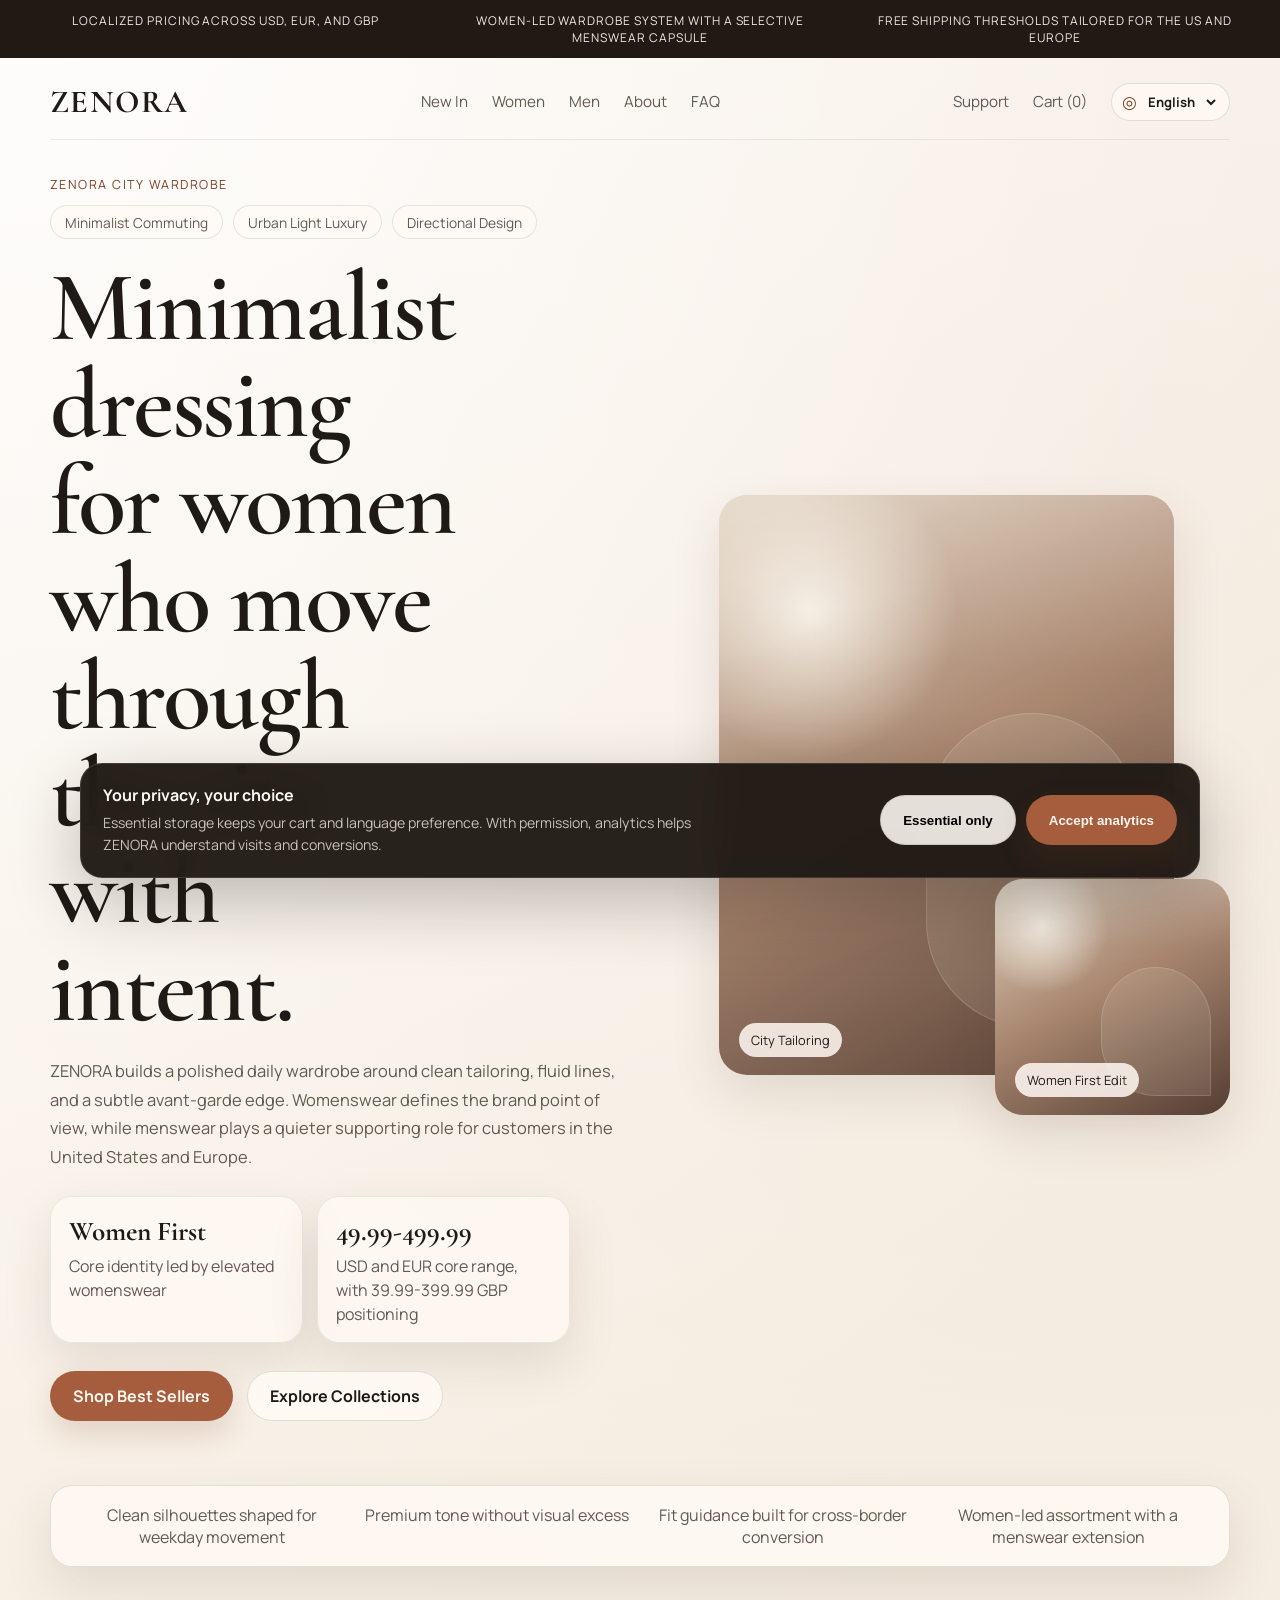
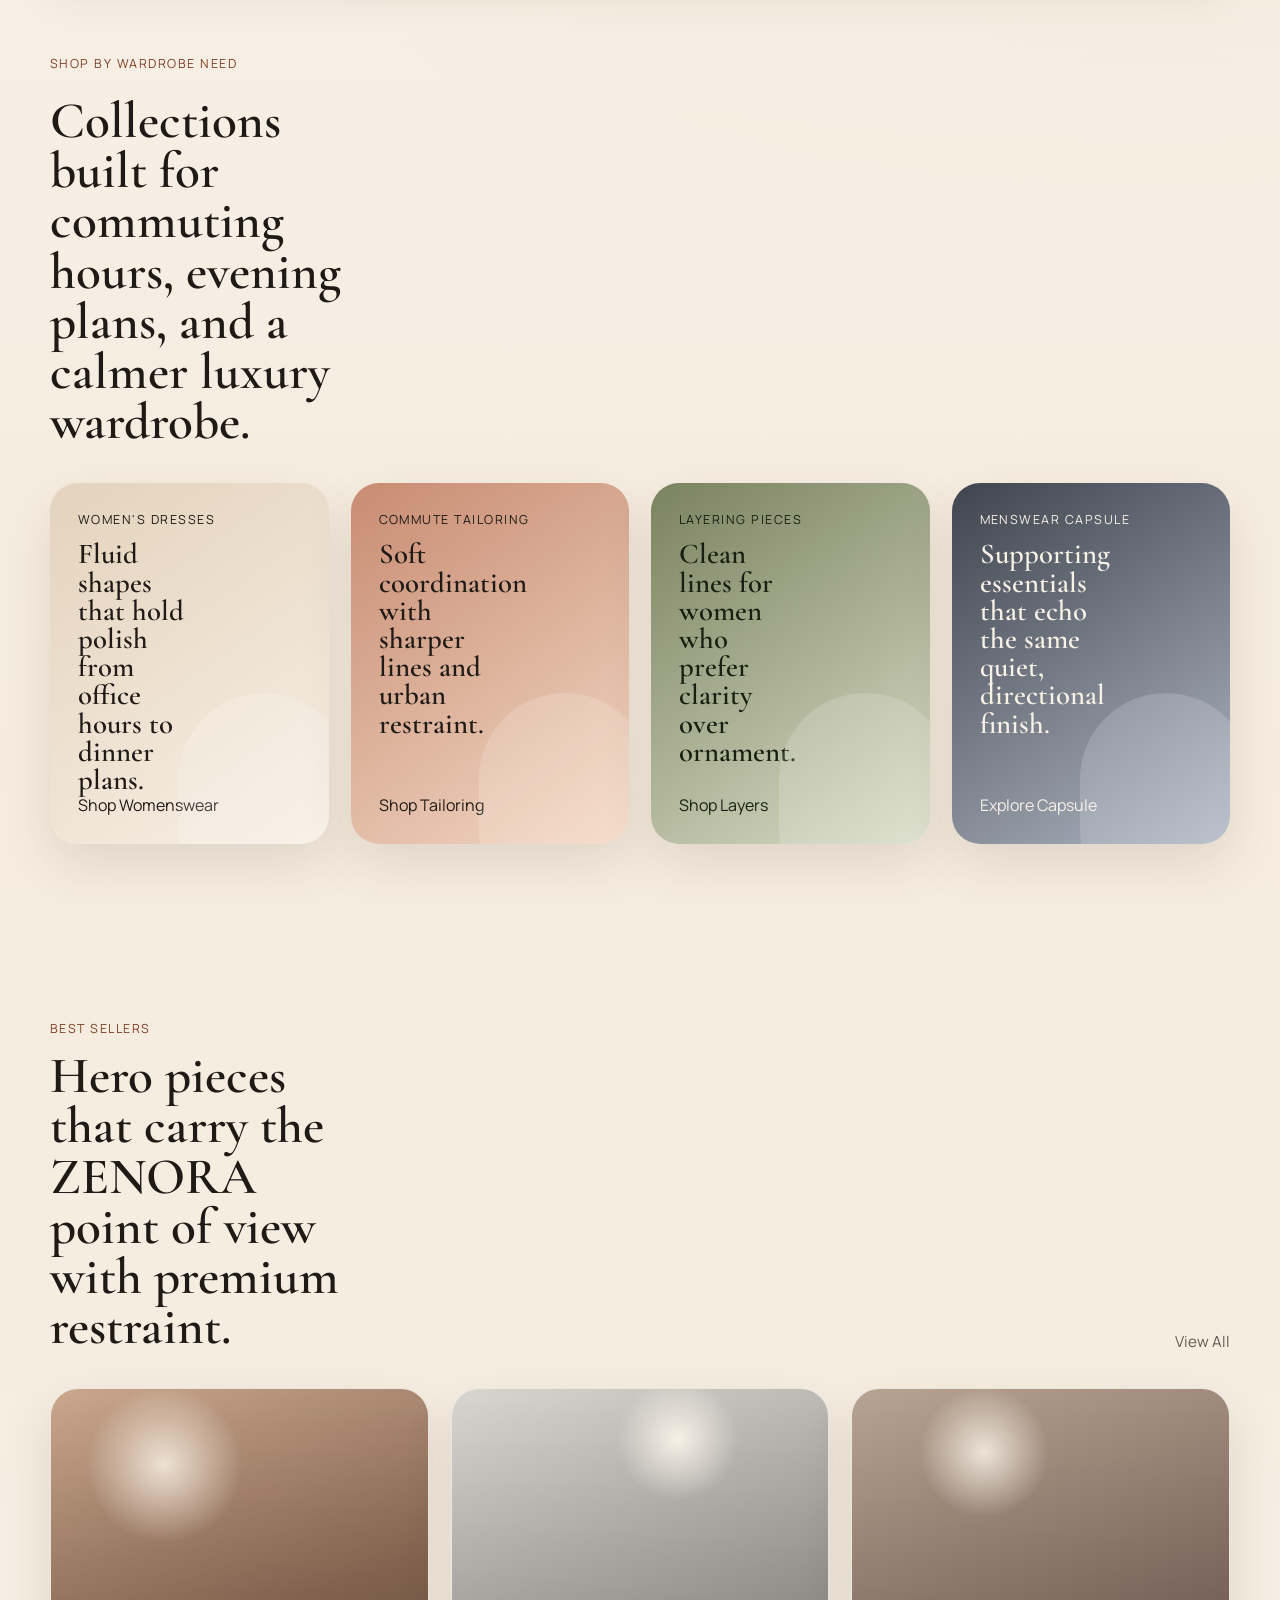
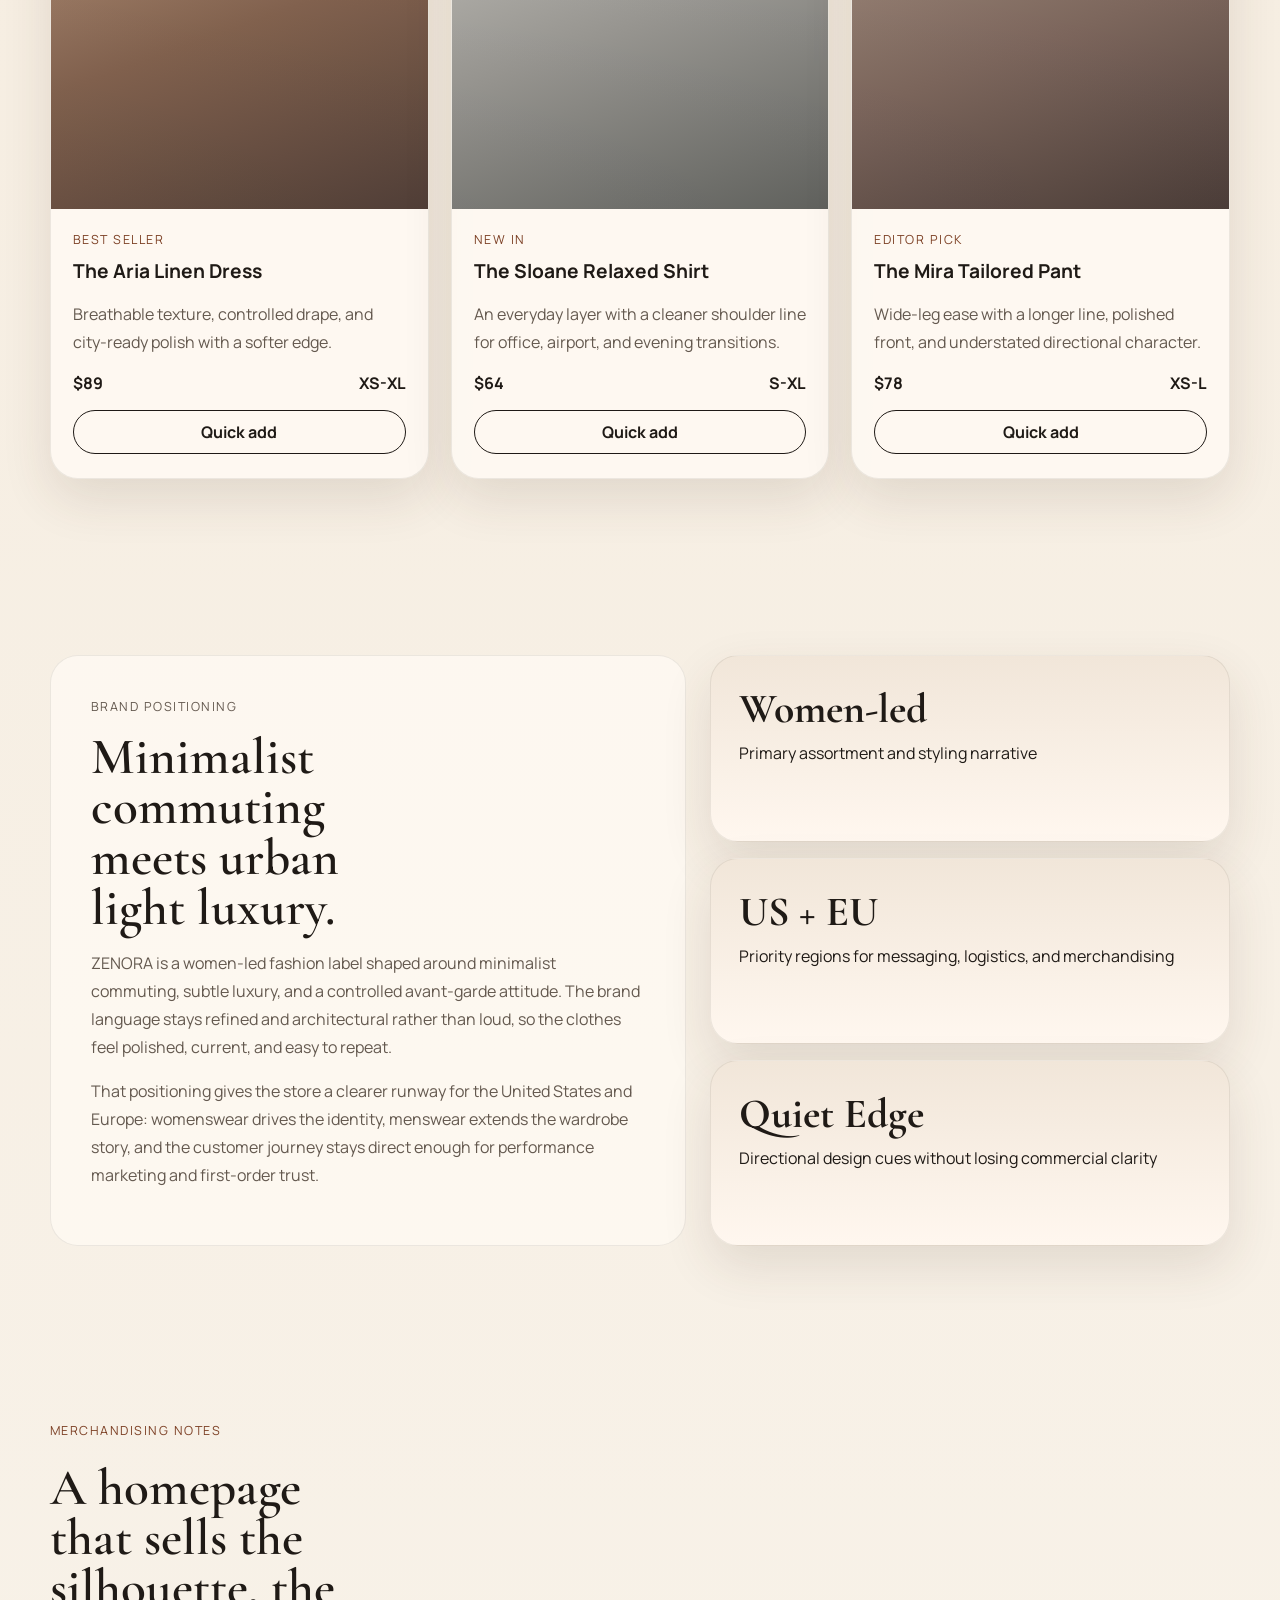
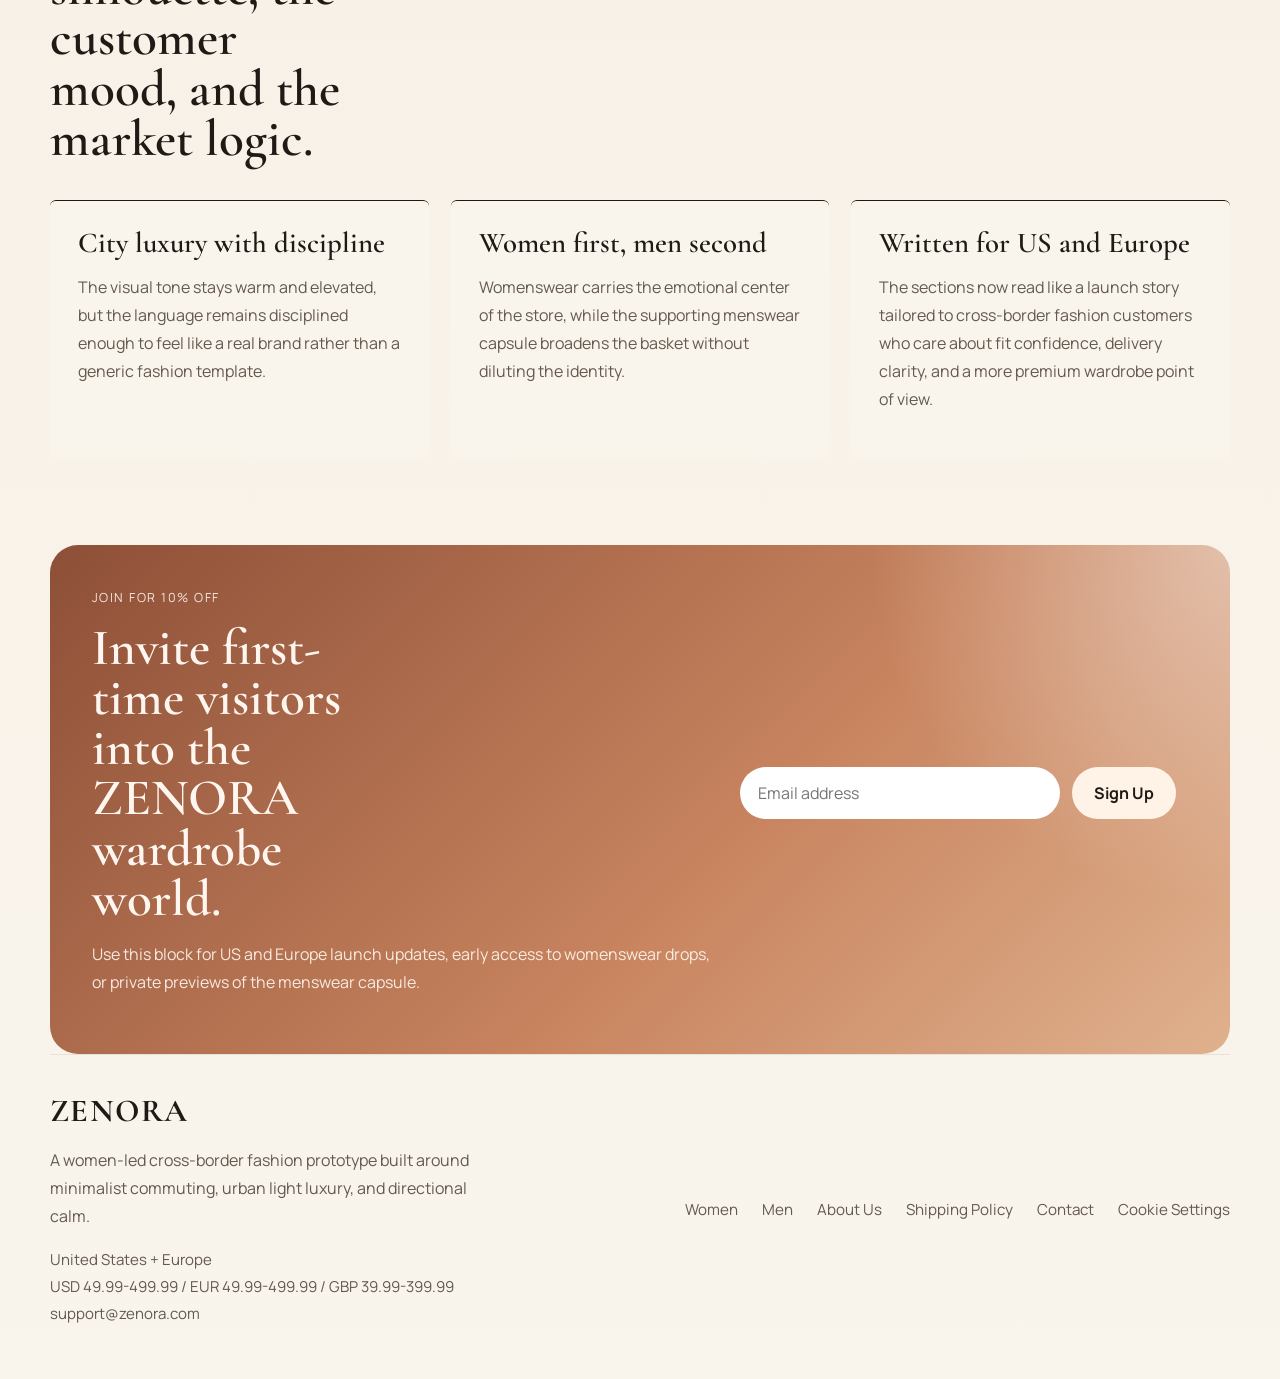
<file: index.html>
<!DOCTYPE html>
<html lang="en">
  <head>
    <meta charset="UTF-8" />
    <meta name="viewport" content="width=device-width, initial-scale=1.0" />
    <title>ZENORA | Minimalist City Wardrobe</title>
    <meta
      name="description"
      content="ZENORA is a cross-border fashion concept focused on minimalist commuting, urban light luxury, and directional womenswear for the United States and Europe."
    />
    <link rel="preconnect" href="https://fonts.googleapis.com" />
    <link rel="preconnect" href="https://fonts.gstatic.com" crossorigin />
    <link
      href="https://fonts.googleapis.com/css2?family=Cormorant+Garamond:wght@500;600;700&family=Manrope:wght@400;500;600;700&display=swap"
      rel="stylesheet"
    />
    <link rel="stylesheet" href="./styles.css" />
    <script src="./store-config.js?v=1" defer></script>
    <script src="./store.js?v=1" defer></script>
    <script src="./translations.js?v=3" defer></script>
  </head>
  <body>
    <div class="announcement-bar">
      <div>Localized pricing across USD, EUR, and GBP</div>
      <div>Women-led wardrobe system with a selective menswear capsule</div>
      <div>Free shipping thresholds tailored for the US and Europe</div>
    </div>

    <header class="site-header">
      <div class="brand">ZENORA</div>
      <nav class="nav">
        <a href="./collection.html">New In</a>
        <a href="./collection.html#womenswear">Women</a>
        <a href="./collection.html#menswear">Men</a>
        <a href="./about.html">About</a>
        <a href="./faq.html">FAQ</a>
      </nav>
      <div class="header-actions">
        <a href="./faq.html#contact">Support</a>
        <a href="./product.html">Cart (1)</a>
      </div>
    </header>

    <main>
      <section class="hero">
        <div class="hero-copy">
          <p class="eyebrow">ZENORA City Wardrobe</p>
          <div class="hero-kicker">
            <span>Minimalist Commuting</span>
            <span>Urban Light Luxury</span>
            <span>Directional Design</span>
          </div>
          <h1>Minimalist dressing for women who move through the city with intent.</h1>
          <p class="hero-text">
            ZENORA builds a polished daily wardrobe around clean tailoring,
            fluid lines, and a subtle avant-garde edge. Womenswear defines the
            brand point of view, while menswear plays a quieter supporting role
            for customers in the United States and Europe.
          </p>
          <div class="hero-note-grid">
            <div>
              <strong>Women First</strong>
              <span>Core identity led by elevated womenswear</span>
            </div>
            <div>
              <strong>49.99-499.99</strong>
              <span>USD and EUR core range, with 39.99-399.99 GBP positioning</span>
            </div>
          </div>
          <div class="hero-actions">
            <a class="button primary" href="#bestsellers">Shop Best Sellers</a>
            <a class="button secondary" href="#collections">Explore Collections</a>
          </div>
        </div>
        <div class="hero-visual" aria-hidden="true">
          <div class="hero-card hero-card-large">
            <span>City Tailoring</span>
          </div>
          <div class="hero-card hero-card-small">
            <span>Women First Edit</span>
          </div>
        </div>
      </section>

      <section class="proof-strip">
        <div>Clean silhouettes shaped for weekday movement</div>
        <div>Premium tone without visual excess</div>
        <div>Fit guidance built for cross-border conversion</div>
        <div>Women-led assortment with a menswear extension</div>
      </section>

      <section class="category-section" id="collections">
        <div class="section-heading">
          <p class="eyebrow">Shop by Wardrobe Need</p>
          <h2>Collections built for commuting hours, evening plans, and a calmer luxury wardrobe.</h2>
        </div>
        <div class="category-grid">
          <article class="category-card sand">
            <div>
              <p class="card-label">Women's Dresses</p>
              <h3>Fluid shapes that hold polish from office hours to dinner plans.</h3>
            </div>
            <a href="./collection.html#womenswear">Shop Womenswear</a>
          </article>
          <article class="category-card clay">
            <div>
              <p class="card-label">Commute Tailoring</p>
              <h3>Soft coordination with sharper lines and urban restraint.</h3>
            </div>
            <a href="./collection.html#womenswear">Shop Tailoring</a>
          </article>
          <article class="category-card olive">
            <div>
              <p class="card-label">Layering Pieces</p>
              <h3>Clean lines for women who prefer clarity over ornament.</h3>
            </div>
            <a href="./collection.html#womenswear">Shop Layers</a>
          </article>
          <article class="category-card ink">
            <div>
              <p class="card-label">Menswear Capsule</p>
              <h3>Supporting essentials that echo the same quiet, directional finish.</h3>
            </div>
            <a href="./collection.html#menswear">Explore Capsule</a>
          </article>
        </div>
      </section>

      <section class="product-section" id="bestsellers">
        <div class="section-heading split">
          <div>
            <p class="eyebrow">Best Sellers</p>
            <h2>Hero pieces that carry the ZENORA point of view with premium restraint.</h2>
          </div>
          <a class="text-link" href="./collection.html">View All</a>
        </div>
        <div class="product-grid">
          <article class="product-card">
            <a class="product-image image-one" href="./product.html" aria-label="View The Aria Linen Dress"></a>
            <div class="product-meta">
              <p class="product-tag">Best Seller</p>
              <p class="product-name"><a href="./product.html">The Aria Linen Dress</a></p>
              <p class="product-desc">Breathable texture, controlled drape, and city-ready polish with a softer edge.</p>
              <div class="product-row">
                <span>$89</span>
                <span>XS-XL</span>
              </div>
            </div>
          </article>
          <article class="product-card">
            <a class="product-image image-two" href="./product.html" aria-label="View The Sloane Relaxed Shirt"></a>
            <div class="product-meta">
              <p class="product-tag">New In</p>
              <p class="product-name"><a href="./product.html">The Sloane Relaxed Shirt</a></p>
              <p class="product-desc">An everyday layer with a cleaner shoulder line for office, airport, and evening transitions.</p>
              <div class="product-row">
                <span>$64</span>
                <span>S-XL</span>
              </div>
            </div>
          </article>
          <article class="product-card">
            <a class="product-image image-three" href="./product.html" aria-label="View The Mira Tailored Pant"></a>
            <div class="product-meta">
              <p class="product-tag">Editor Pick</p>
              <p class="product-name"><a href="./product.html">The Mira Tailored Pant</a></p>
              <p class="product-desc">Wide-leg ease with a longer line, polished front, and understated directional character.</p>
              <div class="product-row">
                <span>$78</span>
                <span>XS-L</span>
              </div>
            </div>
          </article>
        </div>
      </section>

      <section class="story-section" id="story">
        <div class="story-panel">
          <p class="eyebrow">Brand Positioning</p>
          <h2>Minimalist commuting meets urban light luxury.</h2>
          <p>
            ZENORA is a women-led fashion label shaped around minimalist
            commuting, subtle luxury, and a controlled avant-garde attitude.
            The brand language stays refined and architectural rather than
            loud, so the clothes feel polished, current, and easy to repeat.
          </p>
          <p>
            That positioning gives the store a clearer runway for the United
            States and Europe: womenswear drives the identity, menswear extends
            the wardrobe story, and the customer journey stays direct enough
            for performance marketing and first-order trust.
          </p>
        </div>
        <div class="story-metrics">
          <div>
            <strong>Women-led</strong>
            <span>Primary assortment and styling narrative</span>
          </div>
          <div>
            <strong>US + EU</strong>
            <span>Priority regions for messaging, logistics, and merchandising</span>
          </div>
          <div>
            <strong>Quiet Edge</strong>
            <span>Directional design cues without losing commercial clarity</span>
          </div>
        </div>
      </section>

      <section class="editorial-section" id="journal">
        <div class="section-heading">
          <p class="eyebrow">Merchandising Notes</p>
          <h2>A homepage that sells the silhouette, the customer mood, and the market logic.</h2>
        </div>
        <div class="editorial-grid">
          <article>
            <h3>City luxury with discipline</h3>
            <p>
              The visual tone stays warm and elevated, but the language remains
              disciplined enough to feel like a real brand rather than a
              generic fashion template.
            </p>
          </article>
          <article>
            <h3>Women first, men second</h3>
            <p>
              Womenswear carries the emotional center of the store, while the
              supporting menswear capsule broadens the basket without diluting
              the identity.
            </p>
          </article>
          <article>
            <h3>Written for US and Europe</h3>
            <p>
              The sections now read like a launch story tailored to cross-border
              fashion customers who care about fit confidence, delivery clarity,
              and a more premium wardrobe point of view.
            </p>
          </article>
        </div>
      </section>

      <section class="signup-section" id="signup">
        <div class="signup-copy">
          <p class="eyebrow">Join for 10% Off</p>
          <h2>Invite first-time visitors into the ZENORA wardrobe world.</h2>
          <p>
            Use this block for US and Europe launch updates, early access to
            womenswear drops, or private previews of the menswear capsule.
          </p>
        </div>
        <form class="signup-form">
          <label for="email" class="sr-only">Email address</label>
          <input id="email" name="email" type="email" placeholder="Email address" required autocomplete="email" />
          <button type="submit">Sign Up</button>
        </form>
      </section>
    </main>

    <footer class="site-footer">
      <div>
        <div class="brand footer-brand">ZENORA</div>
        <p class="footer-copy">
          A women-led cross-border fashion prototype built around minimalist
          commuting, urban light luxury, and directional calm.
        </p>
        <p class="footer-meta">
          United States + Europe
          <br>
          USD 49.99-499.99 / EUR 49.99-499.99 / GBP 39.99-399.99
          <br>
          support@zenora.com
        </p>
      </div>
      <div class="footer-links">
        <a href="./collection.html#womenswear">Women</a>
        <a href="./collection.html#menswear">Men</a>
        <a href="./about.html">About Us</a>
        <a href="./faq.html#shipping">Shipping Policy</a>
        <a href="./faq.html#contact">Contact</a>
      </div>
    </footer>
  </body>
</html>
</file>
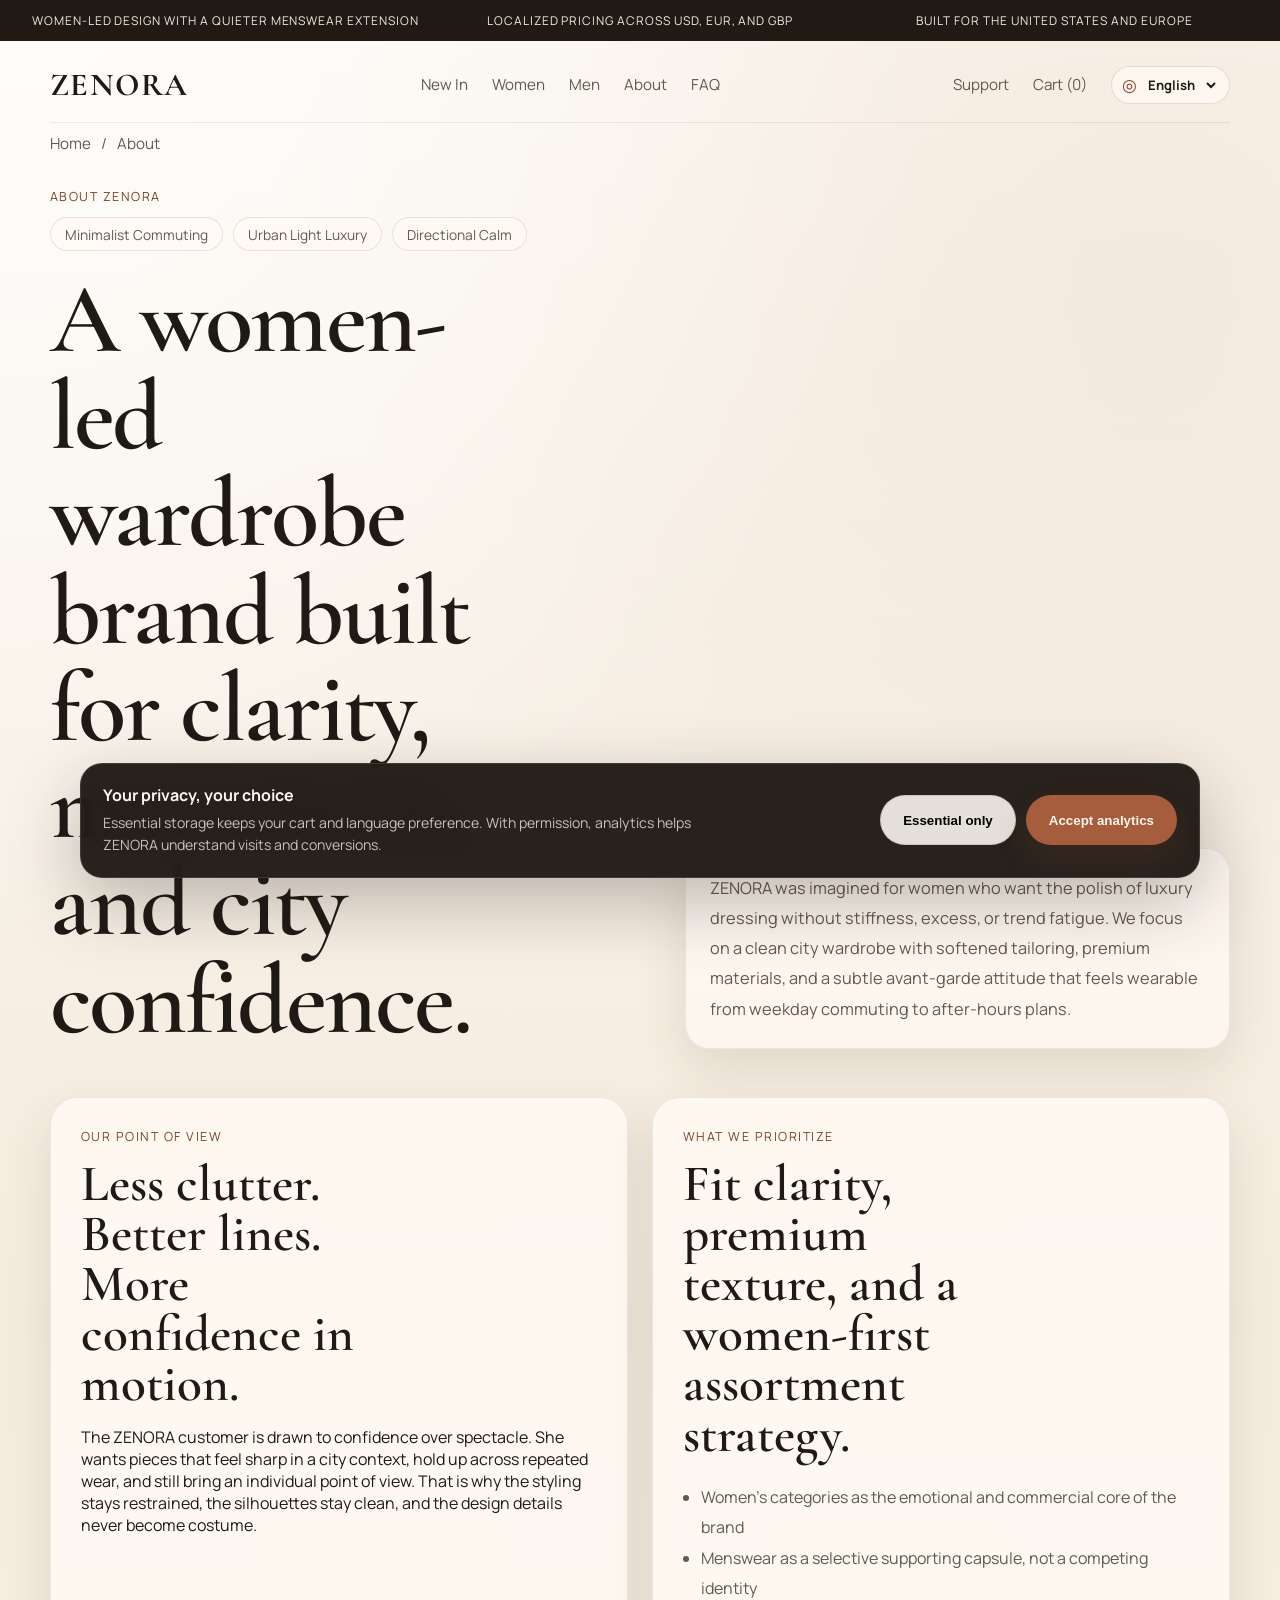
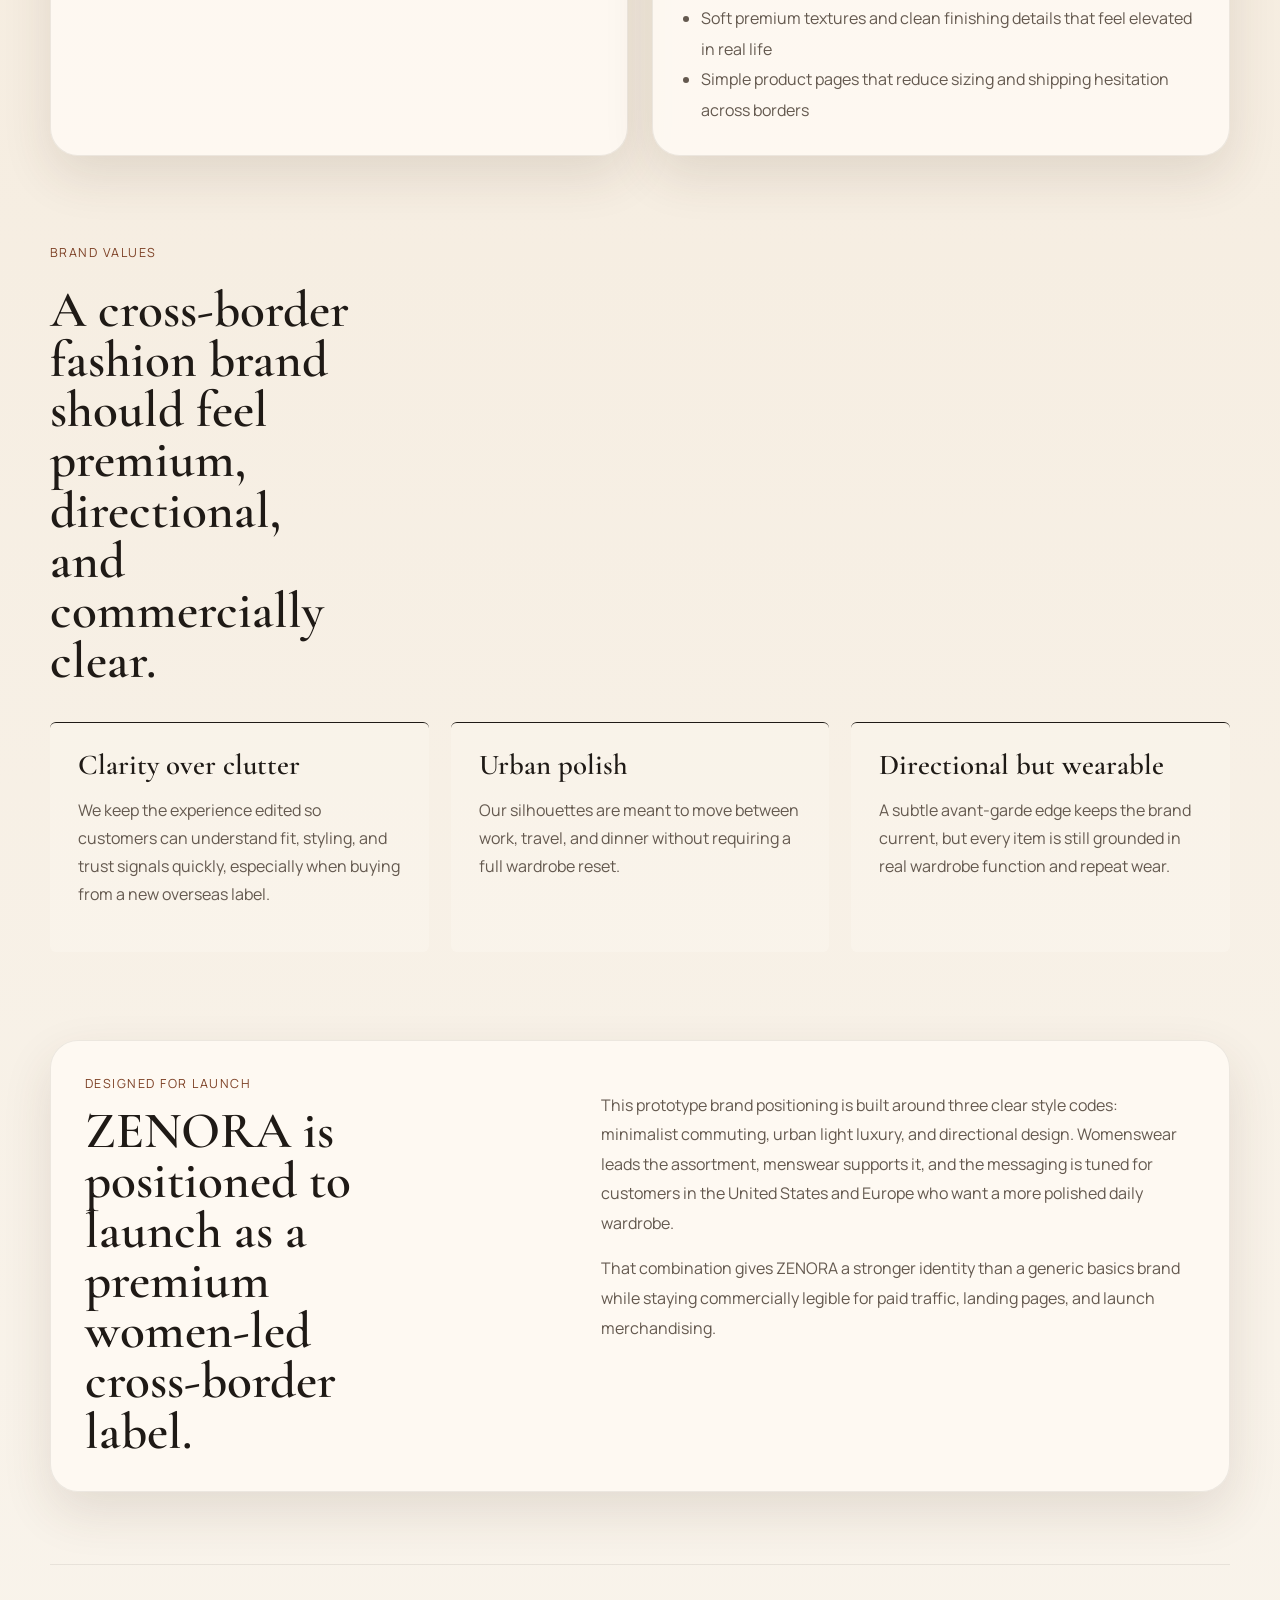
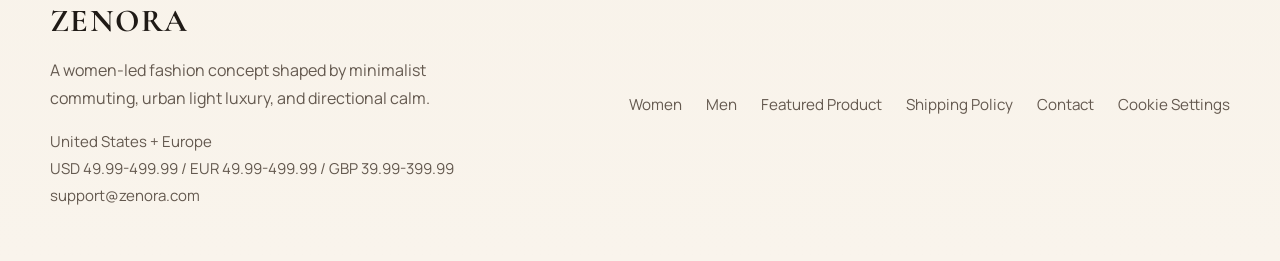
<file: about.html>
<!DOCTYPE html>
<html lang="en">
  <head>
    <meta charset="UTF-8" />
    <meta name="viewport" content="width=device-width, initial-scale=1.0" />
    <title>About ZENORA | Women-Led Fashion Brand</title>
    <meta
      name="description"
      content="Learn about ZENORA, a women-led fashion brand focused on minimalist commuting, urban light luxury, and directional design for the US and Europe."
    />
    <link rel="preconnect" href="https://fonts.googleapis.com" />
    <link rel="preconnect" href="https://fonts.gstatic.com" crossorigin />
    <link
      href="https://fonts.googleapis.com/css2?family=Cormorant+Garamond:wght@500;600;700&family=Manrope:wght@400;500;600;700&display=swap"
      rel="stylesheet"
    />
    <link rel="stylesheet" href="./styles.css" />
    <script src="./store-config.js?v=1" defer></script>
    <script src="./store.js?v=1" defer></script>
    <script src="./translations.js?v=3" defer></script>
  </head>
  <body>
    <div class="announcement-bar">
      <div>Women-led design with a quieter menswear extension</div>
      <div>Localized pricing across USD, EUR, and GBP</div>
      <div>Built for the United States and Europe</div>
    </div>

    <header class="site-header">
      <div class="brand">ZENORA</div>
      <nav class="nav">
        <a href="./collection.html">New In</a>
        <a href="./collection.html#womenswear">Women</a>
        <a href="./collection.html#menswear">Men</a>
        <a href="./about.html">About</a>
        <a href="./faq.html">FAQ</a>
      </nav>
      <div class="header-actions">
        <a href="./faq.html#contact">Support</a>
        <a href="./product.html">Cart (1)</a>
      </div>
    </header>

    <main>
      <section class="breadcrumbs">
        <a href="./index.html">Home</a>
        <span>/</span>
        <span>About</span>
      </section>

      <section class="about-hero">
        <div>
          <p class="eyebrow">About ZENORA</p>
          <div class="hero-kicker collection-kicker">
            <span>Minimalist Commuting</span>
            <span>Urban Light Luxury</span>
            <span>Directional Calm</span>
          </div>
          <h1>A women-led wardrobe brand built for clarity, movement, and city confidence.</h1>
        </div>
        <p class="collection-lead">
          ZENORA was imagined for women who want the polish of luxury dressing
          without stiffness, excess, or trend fatigue. We focus on a clean city
          wardrobe with softened tailoring, premium materials, and a subtle
          avant-garde attitude that feels wearable from weekday commuting to
          after-hours plans.
        </p>
      </section>

      <section class="about-story-grid">
        <article class="detail-card">
          <p class="eyebrow">Our Point of View</p>
          <h2>Less clutter. Better lines. More confidence in motion.</h2>
          <p>
            The ZENORA customer is drawn to confidence over spectacle. She
            wants pieces that feel sharp in a city context, hold up across
            repeated wear, and still bring an individual point of view. That is
            why the styling stays restrained, the silhouettes stay clean, and
            the design details never become costume.
          </p>
        </article>

        <article class="detail-card">
          <p class="eyebrow">What We Prioritize</p>
          <h2>Fit clarity, premium texture, and a women-first assortment strategy.</h2>
          <ul class="detail-list">
            <li>Women's categories as the emotional and commercial core of the brand</li>
            <li>Menswear as a selective supporting capsule, not a competing identity</li>
            <li>Soft premium textures and clean finishing details that feel elevated in real life</li>
            <li>Simple product pages that reduce sizing and shipping hesitation across borders</li>
          </ul>
        </article>
      </section>

      <section class="brand-values">
        <div class="section-heading">
          <p class="eyebrow">Brand Values</p>
          <h2>A cross-border fashion brand should feel premium, directional, and commercially clear.</h2>
        </div>
        <div class="editorial-grid">
          <article>
            <h3>Clarity over clutter</h3>
            <p>
              We keep the experience edited so customers can understand fit,
              styling, and trust signals quickly, especially when buying from a
              new overseas label.
            </p>
          </article>
          <article>
            <h3>Urban polish</h3>
            <p>
              Our silhouettes are meant to move between work, travel, and
              dinner without requiring a full wardrobe reset.
            </p>
          </article>
          <article>
            <h3>Directional but wearable</h3>
            <p>
              A subtle avant-garde edge keeps the brand current, but every item
              is still grounded in real wardrobe function and repeat wear.
            </p>
          </article>
        </div>
      </section>

      <section class="shipping-panel about-panel">
        <div>
          <p class="eyebrow">Designed for Launch</p>
          <h2>ZENORA is positioned to launch as a premium women-led cross-border label.</h2>
        </div>
        <div class="shipping-copy">
          <p>
            This prototype brand positioning is built around three clear style
            codes: minimalist commuting, urban light luxury, and directional
            design. Womenswear leads the assortment, menswear supports it, and
            the messaging is tuned for customers in the United States and
            Europe who want a more polished daily wardrobe.
          </p>
          <p>
            That combination gives ZENORA a stronger identity than a generic
            basics brand while staying commercially legible for paid traffic,
            landing pages, and launch merchandising.
          </p>
        </div>
      </section>
    </main>

    <footer class="site-footer">
      <div>
        <div class="brand footer-brand">ZENORA</div>
        <p class="footer-copy">
          A women-led fashion concept shaped by minimalist commuting, urban light luxury, and directional calm.
        </p>
        <p class="footer-meta">
          United States + Europe
          <br>
          USD 49.99-499.99 / EUR 49.99-499.99 / GBP 39.99-399.99
          <br>
          support@zenora.com
        </p>
      </div>
      <div class="footer-links">
        <a href="./collection.html#womenswear">Women</a>
        <a href="./collection.html#menswear">Men</a>
        <a href="./product.html">Featured Product</a>
        <a href="./faq.html#shipping">Shipping Policy</a>
        <a href="./faq.html#contact">Contact</a>
      </div>
    </footer>
  </body>
</html>
</file>
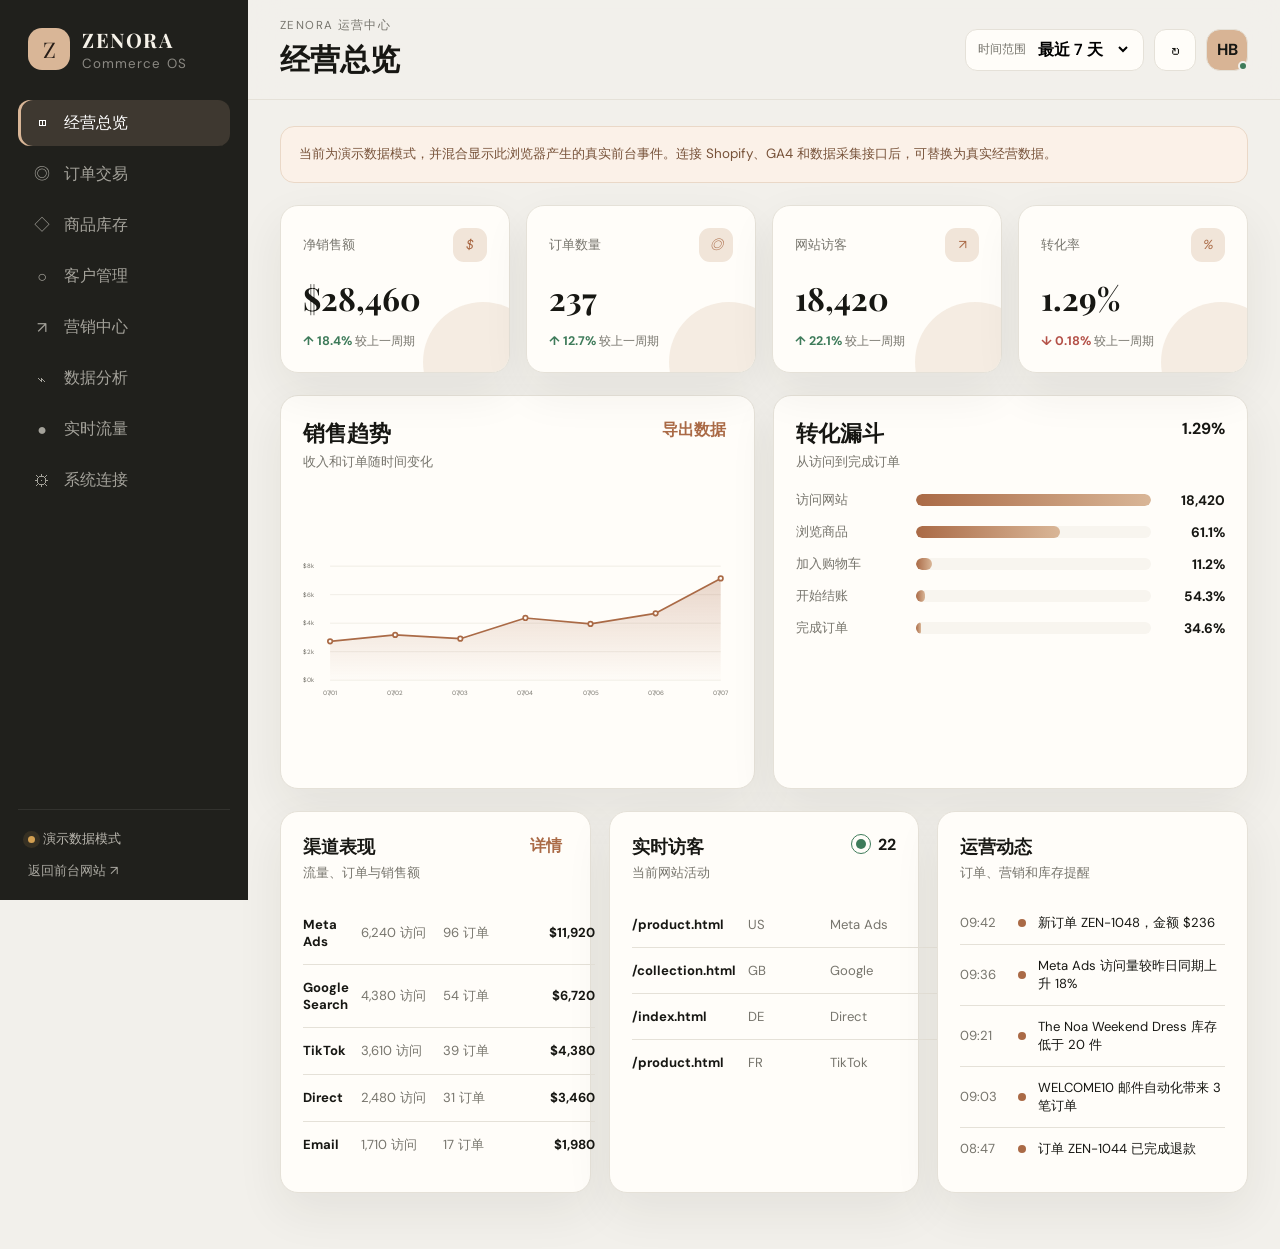
<file: admin.html>
<!DOCTYPE html>
<html lang="zh-CN">
  <head>
    <meta charset="UTF-8" />
    <meta name="viewport" content="width=device-width, initial-scale=1.0" />
    <title>ZENORA 运营中心</title>
    <meta name="description" content="ZENORA 交易、营销、流量与客户运营后台。" />
    <link rel="preconnect" href="https://fonts.googleapis.com" />
    <link rel="preconnect" href="https://fonts.gstatic.com" crossorigin />
    <link href="https://fonts.googleapis.com/css2?family=DM+Sans:wght@400;500;600;700&family=Playfair+Display:wght@600;700&display=swap" rel="stylesheet" />
    <link rel="stylesheet" href="./admin.css?v=1" />
    <script src="./store-config.js?v=1" defer></script>
    <script src="./admin-data.js?v=1" defer></script>
    <script src="./admin.js?v=1" defer></script>
  </head>
  <body>
    <div class="admin-shell">
      <aside class="admin-sidebar" data-sidebar>
        <div class="admin-brand">
          <span class="admin-brand__mark">Z</span>
          <div><strong>ZENORA</strong><small>Commerce OS</small></div>
        </div>
        <nav class="admin-nav" aria-label="后台功能导航">
          <button class="admin-nav__item is-active" type="button" data-view="overview"><span>◫</span>经营总览</button>
          <button class="admin-nav__item" type="button" data-view="orders"><span>◎</span>订单交易</button>
          <button class="admin-nav__item" type="button" data-view="products"><span>◇</span>商品库存</button>
          <button class="admin-nav__item" type="button" data-view="customers"><span>○</span>客户管理</button>
          <button class="admin-nav__item" type="button" data-view="marketing"><span>↗</span>营销中心</button>
          <button class="admin-nav__item" type="button" data-view="analytics"><span>⌁</span>数据分析</button>
          <button class="admin-nav__item" type="button" data-view="traffic"><span>●</span>实时流量</button>
          <button class="admin-nav__item" type="button" data-view="settings"><span>⚙</span>系统连接</button>
        </nav>
        <div class="admin-sidebar__footer">
          <span class="mode-badge"><i></i>演示数据模式</span>
          <a href="./index.html">返回前台网站 ↗</a>
        </div>
      </aside>

      <main class="admin-main">
        <header class="admin-topbar">
          <button class="mobile-menu" type="button" data-menu-toggle aria-label="打开后台菜单">☰</button>
          <div>
            <p class="admin-kicker">ZENORA 运营中心</p>
            <h1 data-page-title>经营总览</h1>
          </div>
          <div class="admin-topbar__actions">
            <label class="date-range">
              <span>时间范围</span>
              <select data-range>
                <option value="7">最近 7 天</option>
                <option value="30">最近 30 天</option>
                <option value="90">最近 90 天</option>
              </select>
            </label>
            <button class="icon-action" type="button" data-refresh aria-label="刷新数据">↻</button>
            <button class="profile-button" type="button" aria-label="当前管理员账户"><span>HB</span><i></i></button>
          </div>
        </header>

        <div class="admin-content" data-admin-content></div>
      </main>
    </div>
    <div class="admin-toast" role="status" aria-live="polite" data-admin-toast></div>
  </body>
</html>
</file>
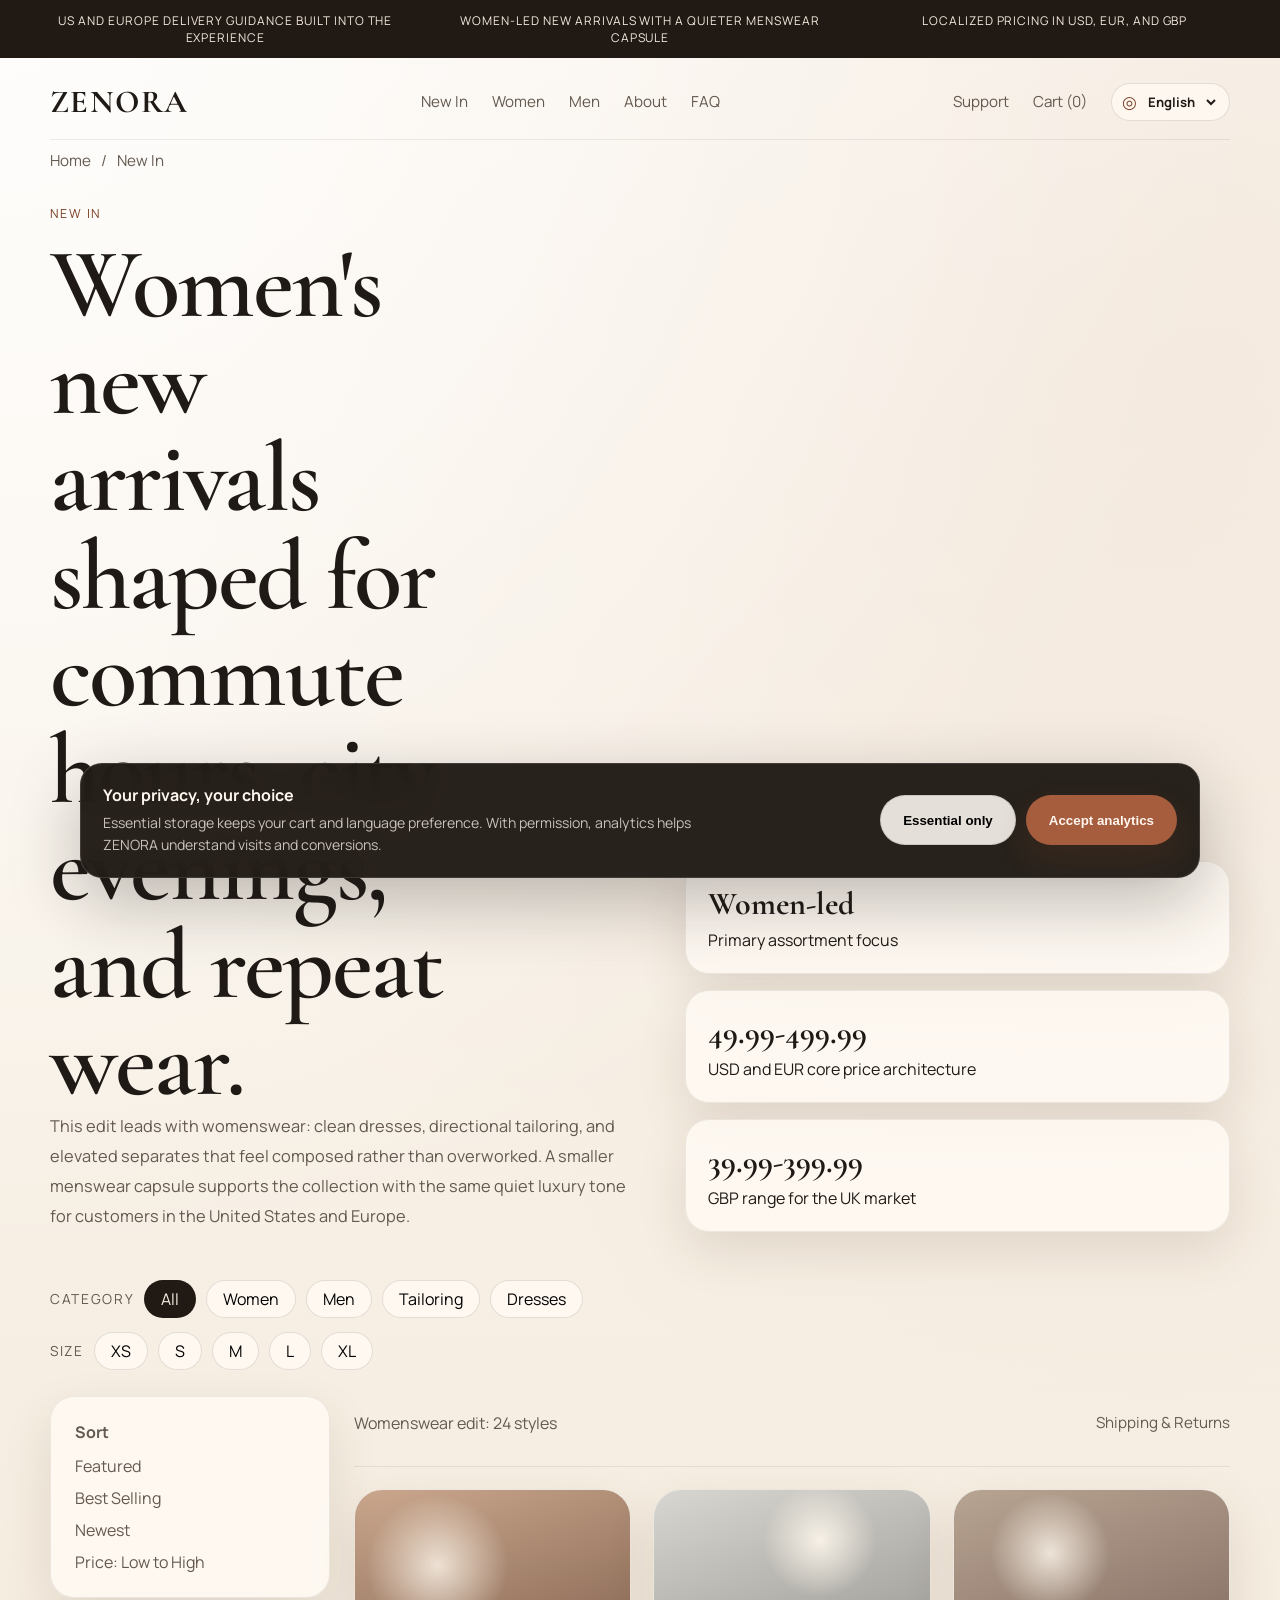
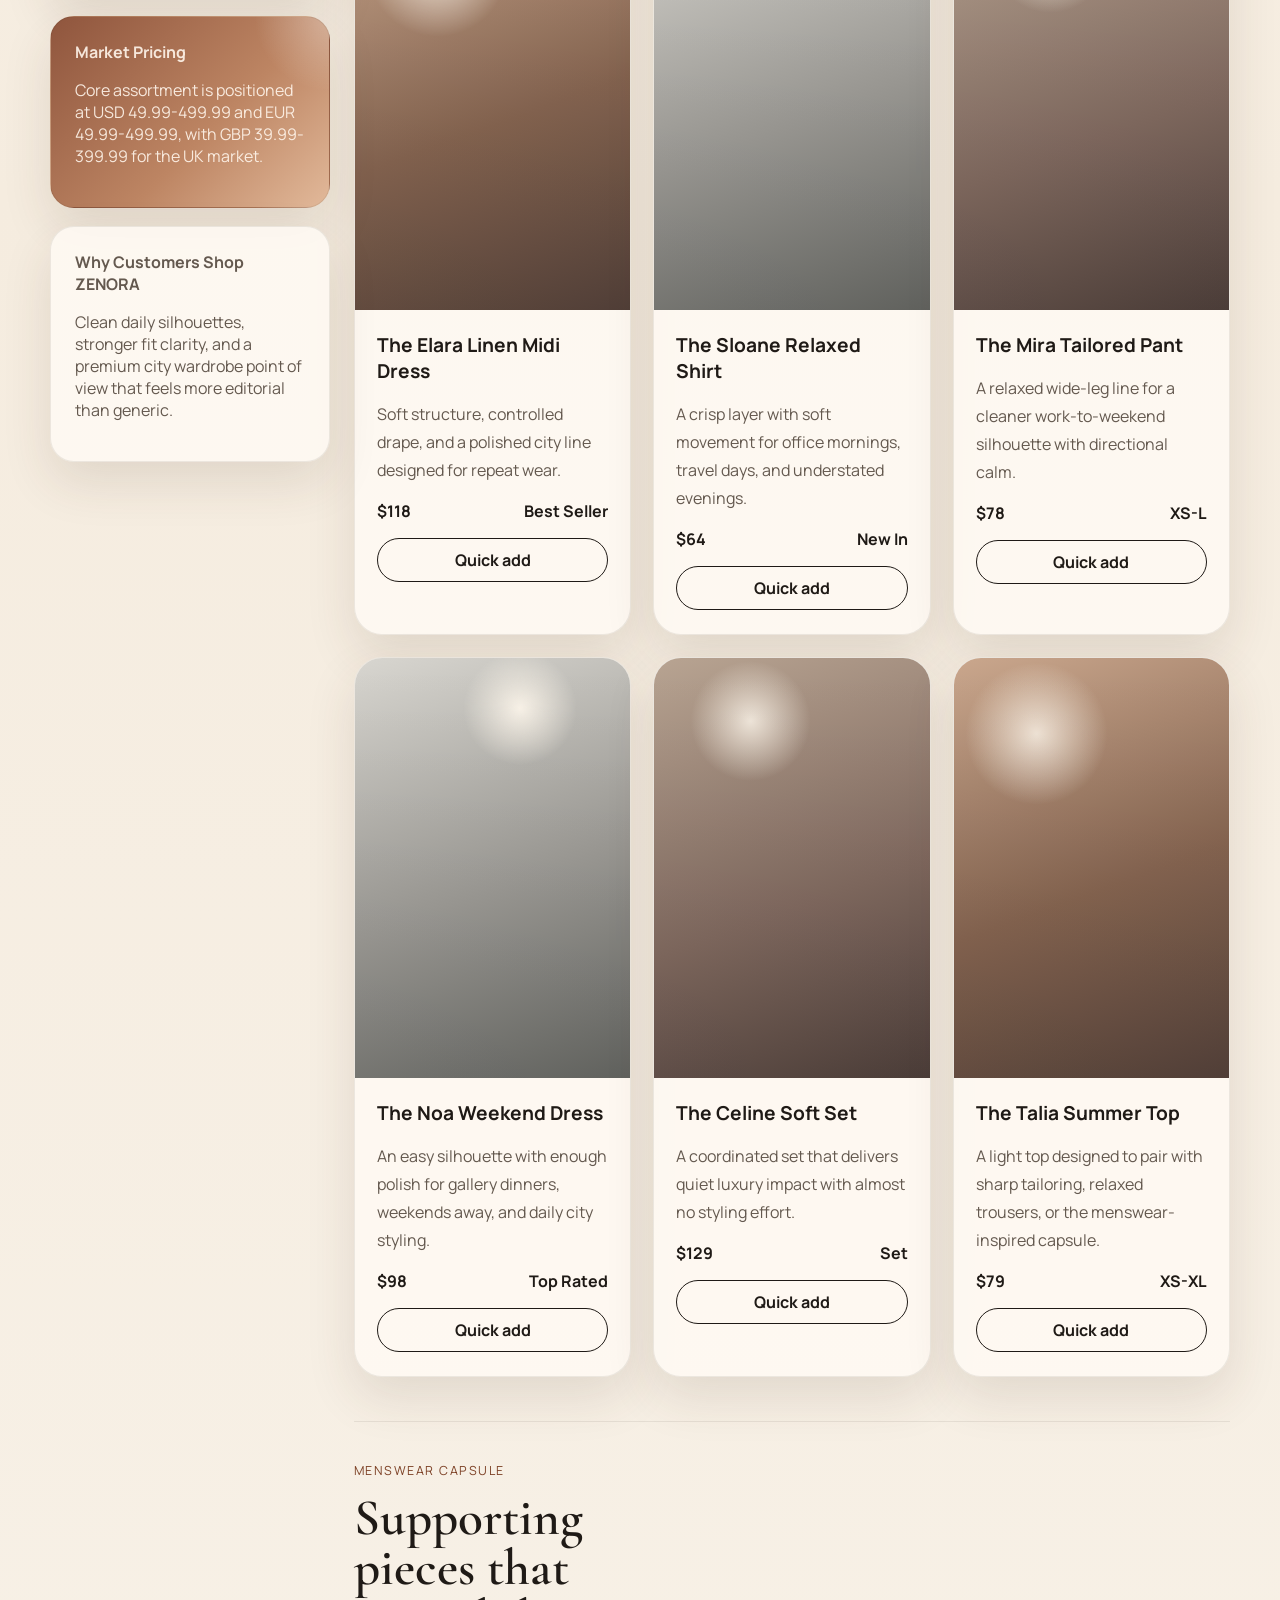
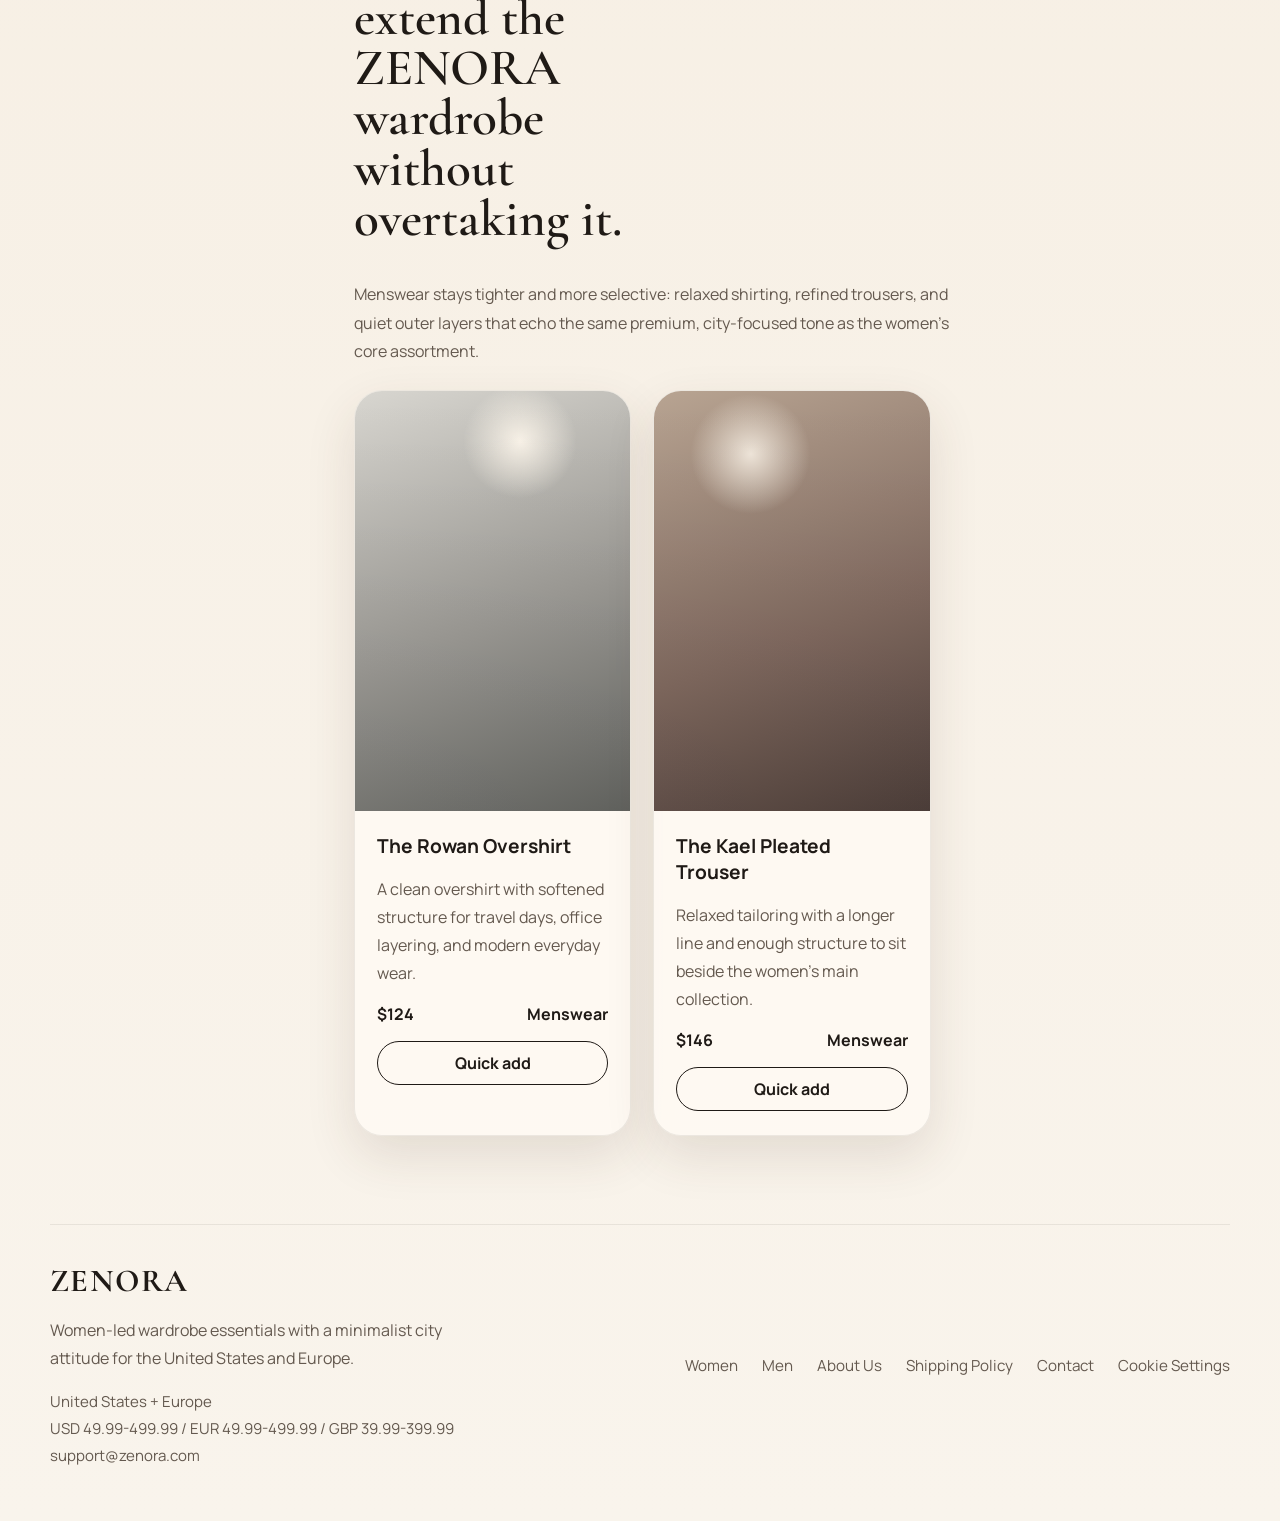
<file: collection.html>
<!DOCTYPE html>
<html lang="en">
  <head>
    <meta charset="UTF-8" />
    <meta name="viewport" content="width=device-width, initial-scale=1.0" />
    <title>New In Womenswear | ZENORA</title>
    <meta
      name="description"
      content="Shop ZENORA's new-in edit: women-led minimalist fashion with urban light luxury styling for the United States and Europe."
    />
    <link rel="preconnect" href="https://fonts.googleapis.com" />
    <link rel="preconnect" href="https://fonts.gstatic.com" crossorigin />
    <link
      href="https://fonts.googleapis.com/css2?family=Cormorant+Garamond:wght@500;600;700&family=Manrope:wght@400;500;600;700&display=swap"
      rel="stylesheet"
    />
    <link rel="stylesheet" href="./styles.css" />
    <script src="./store-config.js?v=1" defer></script>
    <script src="./store.js?v=1" defer></script>
    <script src="./translations.js?v=3" defer></script>
  </head>
  <body>
    <div class="announcement-bar">
      <div>US and Europe delivery guidance built into the experience</div>
      <div>Women-led new arrivals with a quieter menswear capsule</div>
      <div>Localized pricing in USD, EUR, and GBP</div>
    </div>

    <header class="site-header">
      <div class="brand">ZENORA</div>
      <nav class="nav">
        <a href="./collection.html">New In</a>
        <a href="./collection.html#womenswear">Women</a>
        <a href="./collection.html#menswear">Men</a>
        <a href="./about.html">About</a>
        <a href="./faq.html">FAQ</a>
      </nav>
      <div class="header-actions">
        <a href="./faq.html#contact">Support</a>
        <a href="./product.html">Cart (1)</a>
      </div>
    </header>

    <main>
      <section class="breadcrumbs">
        <a href="./index.html">Home</a>
        <span>/</span>
        <span>New In</span>
      </section>

      <section class="collection-hero">
        <div>
          <p class="eyebrow">New In</p>
          <h1>Women's new arrivals shaped for commute hours, city evenings, and repeat wear.</h1>
          <p class="collection-lead">
            This edit leads with womenswear: clean dresses, directional
            tailoring, and elevated separates that feel composed rather than
            overworked. A smaller menswear capsule supports the collection with
            the same quiet luxury tone for customers in the United States and
            Europe.
          </p>
        </div>
        <div class="collection-meta">
          <div>
            <strong>Women-led</strong>
            <span>Primary assortment focus</span>
          </div>
          <div>
            <strong>49.99-499.99</strong>
            <span>USD and EUR core price architecture</span>
          </div>
          <div>
            <strong>39.99-399.99</strong>
            <span>GBP range for the UK market</span>
          </div>
        </div>
      </section>

      <section class="filter-bar">
        <div class="filter-group">
          <span>Category</span>
          <button class="pill active">All</button>
          <button class="pill">Women</button>
          <button class="pill">Men</button>
          <button class="pill">Tailoring</button>
          <button class="pill">Dresses</button>
        </div>
        <div class="filter-group">
          <span>Size</span>
          <button class="pill">XS</button>
          <button class="pill">S</button>
          <button class="pill">M</button>
          <button class="pill">L</button>
          <button class="pill">XL</button>
        </div>
      </section>

      <section class="collection-layout">
        <aside class="filter-panel">
          <div class="filter-block">
            <p class="filter-title">Sort</p>
            <a href="./collection.html">Featured</a>
            <a href="./collection.html#bestsellers">Best Selling</a>
            <a href="./collection.html">Newest</a>
            <a href="./collection.html">Price: Low to High</a>
          </div>
          <div class="filter-block collection-note">
            <p class="filter-title">Market Pricing</p>
            <p>
              Core assortment is positioned at USD 49.99-499.99 and EUR
              49.99-499.99, with GBP 39.99-399.99 for the UK market.
            </p>
          </div>
          <div class="filter-block">
            <p class="filter-title">Why Customers Shop ZENORA</p>
            <p>
              Clean daily silhouettes, stronger fit clarity, and a premium city
              wardrobe point of view that feels more editorial than generic.
            </p>
          </div>
        </aside>

        <div class="collection-results">
          <div class="results-head">
            <p id="womenswear">Womenswear edit: 24 styles</p>
            <a class="text-link" href="./faq.html">Shipping & Returns</a>
          </div>

          <div class="product-grid collection-grid" id="bestsellers">
            <article class="product-card">
              <a class="product-image image-one" href="./product.html" aria-label="View The Elara Linen Midi Dress"></a>
              <div class="product-meta">
                <p class="product-name"><a href="./product.html">The Elara Linen Midi Dress</a></p>
                <p class="product-desc">Soft structure, controlled drape, and a polished city line designed for repeat wear.</p>
                <div class="product-row">
                  <span>$118</span>
                  <span>Best Seller</span>
                </div>
              </div>
            </article>

            <article class="product-card">
              <a class="product-image image-two" href="./product.html" aria-label="View The Sloane Relaxed Shirt"></a>
              <div class="product-meta">
                <p class="product-name"><a href="./product.html">The Sloane Relaxed Shirt</a></p>
                <p class="product-desc">A crisp layer with soft movement for office mornings, travel days, and understated evenings.</p>
                <div class="product-row">
                  <span>$64</span>
                  <span>New In</span>
                </div>
              </div>
            </article>

            <article class="product-card">
              <a class="product-image image-three" href="./product.html" aria-label="View The Mira Tailored Pant"></a>
              <div class="product-meta">
                <p class="product-name"><a href="./product.html">The Mira Tailored Pant</a></p>
                <p class="product-desc">A relaxed wide-leg line for a cleaner work-to-weekend silhouette with directional calm.</p>
                <div class="product-row">
                  <span>$78</span>
                  <span>XS-L</span>
                </div>
              </div>
            </article>

            <article class="product-card">
              <a class="product-image image-two" href="./product.html" aria-label="View The Noa Weekend Dress"></a>
              <div class="product-meta">
                <p class="product-name"><a href="./product.html">The Noa Weekend Dress</a></p>
                <p class="product-desc">An easy silhouette with enough polish for gallery dinners, weekends away, and daily city styling.</p>
                <div class="product-row">
                  <span>$98</span>
                  <span>Top Rated</span>
                </div>
              </div>
            </article>

            <article class="product-card">
              <a class="product-image image-three" href="./product.html" aria-label="View The Celine Soft Set"></a>
              <div class="product-meta">
                <p class="product-name"><a href="./product.html">The Celine Soft Set</a></p>
                <p class="product-desc">A coordinated set that delivers quiet luxury impact with almost no styling effort.</p>
                <div class="product-row">
                  <span>$129</span>
                  <span>Set</span>
                </div>
              </div>
            </article>

            <article class="product-card">
              <a class="product-image image-one" href="./product.html" aria-label="View The Talia Summer Top"></a>
              <div class="product-meta">
                <p class="product-name"><a href="./product.html">The Talia Summer Top</a></p>
                <p class="product-desc">A light top designed to pair with sharp tailoring, relaxed trousers, or the menswear-inspired capsule.</p>
                <div class="product-row">
                  <span>$79</span>
                  <span>XS-XL</span>
                </div>
              </div>
            </article>
          </div>

          <section class="subcollection-section" id="menswear">
            <div class="section-heading split">
              <div>
                <p class="eyebrow">Menswear Capsule</p>
                <h2>Supporting pieces that extend the ZENORA wardrobe without overtaking it.</h2>
              </div>
            </div>
            <p class="subcollection-copy">
              Menswear stays tighter and more selective: relaxed shirting,
              refined trousers, and quiet outer layers that echo the same
              premium, city-focused tone as the women's core assortment.
            </p>
            <div class="product-grid collection-grid">
              <article class="product-card">
                <a class="product-image image-two" href="./product.html" aria-label="View The Rowan Overshirt"></a>
                <div class="product-meta">
                  <p class="product-name"><a href="./product.html">The Rowan Overshirt</a></p>
                  <p class="product-desc">A clean overshirt with softened structure for travel days, office layering, and modern everyday wear.</p>
                  <div class="product-row">
                    <span>$124</span>
                    <span>Menswear</span>
                  </div>
                </div>
              </article>

              <article class="product-card">
                <a class="product-image image-three" href="./product.html" aria-label="View The Kael Pleated Trouser"></a>
                <div class="product-meta">
                  <p class="product-name"><a href="./product.html">The Kael Pleated Trouser</a></p>
                  <p class="product-desc">Relaxed tailoring with a longer line and enough structure to sit beside the women's main collection.</p>
                  <div class="product-row">
                    <span>$146</span>
                    <span>Menswear</span>
                  </div>
                </div>
              </article>
            </div>
          </section>
        </div>
      </section>
    </main>

    <footer class="site-footer">
      <div>
        <div class="brand footer-brand">ZENORA</div>
        <p class="footer-copy">
          Women-led wardrobe essentials with a minimalist city attitude for the United States and Europe.
        </p>
        <p class="footer-meta">
          United States + Europe
          <br>
          USD 49.99-499.99 / EUR 49.99-499.99 / GBP 39.99-399.99
          <br>
          support@zenora.com
        </p>
      </div>
      <div class="footer-links">
        <a href="./collection.html#womenswear">Women</a>
        <a href="./collection.html#menswear">Men</a>
        <a href="./about.html">About Us</a>
        <a href="./faq.html#shipping">Shipping Policy</a>
        <a href="./faq.html#contact">Contact</a>
      </div>
    </footer>
  </body>
</html>
</file>
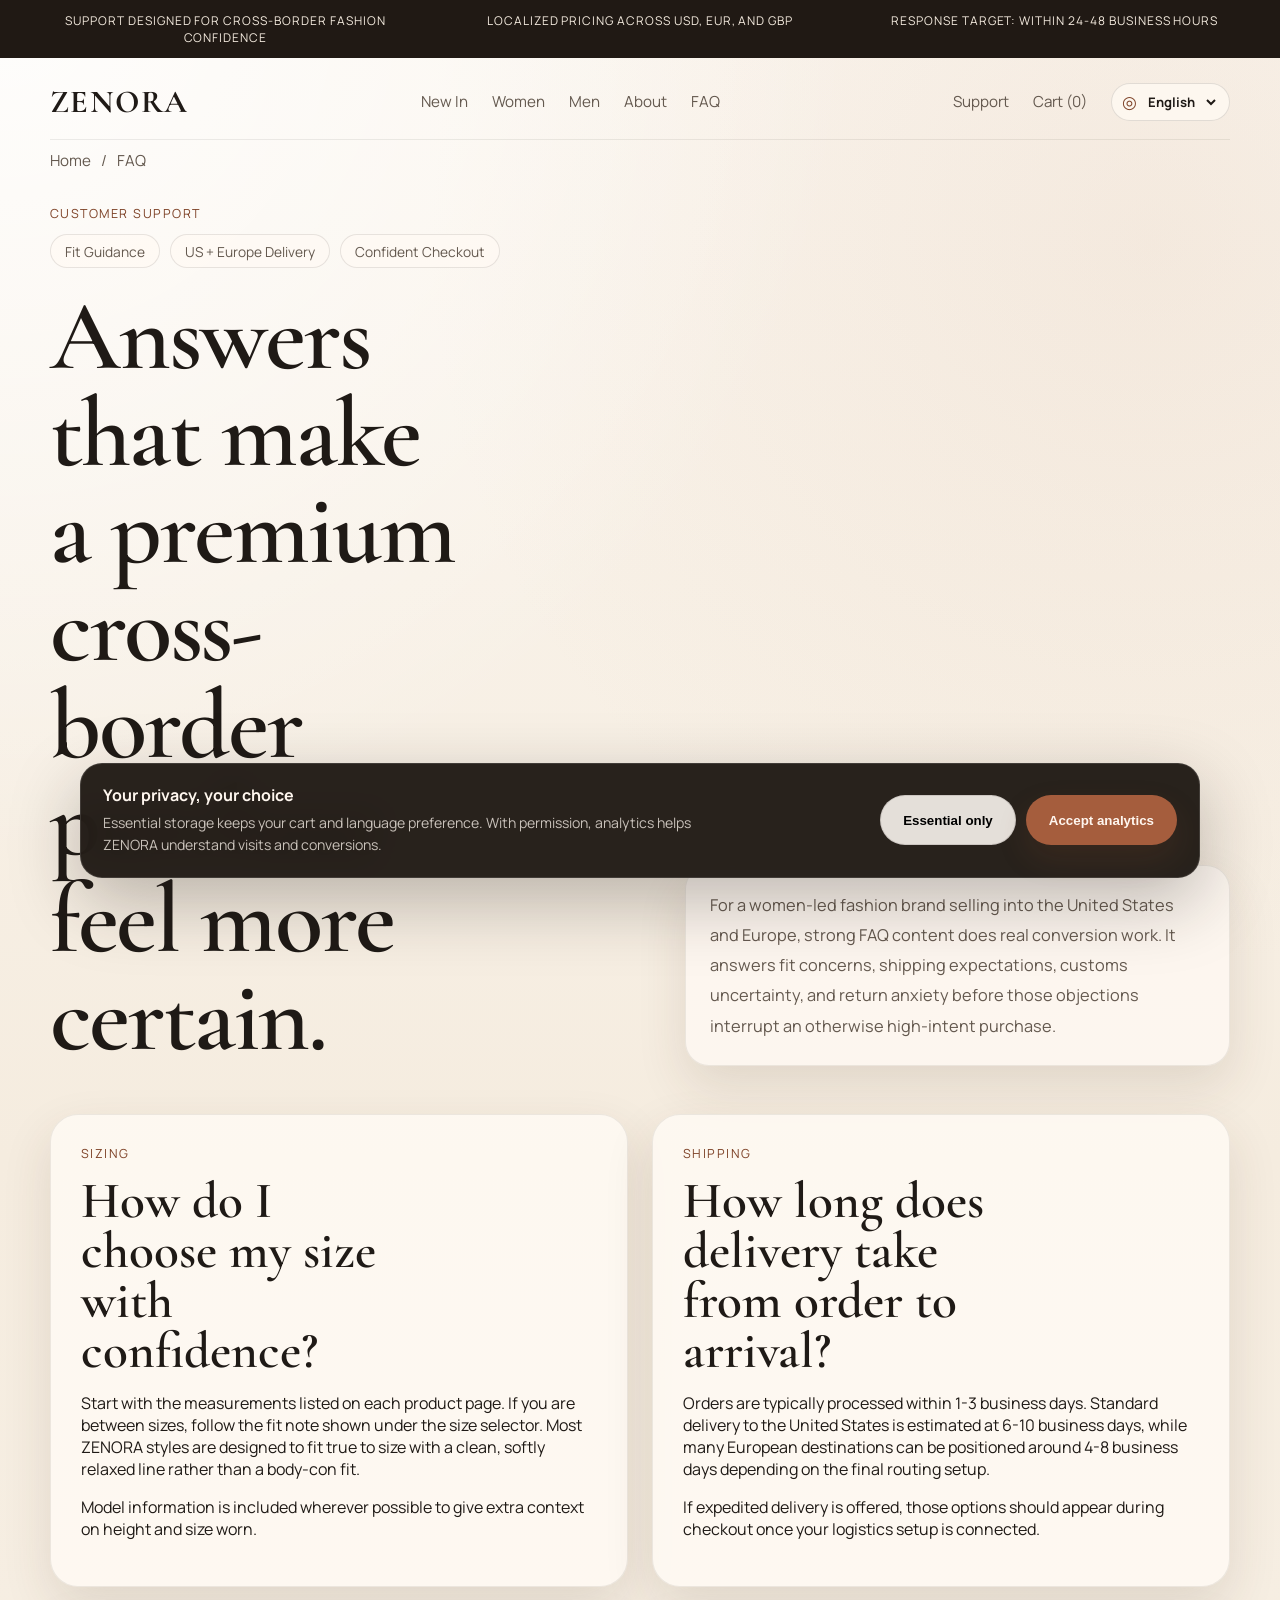
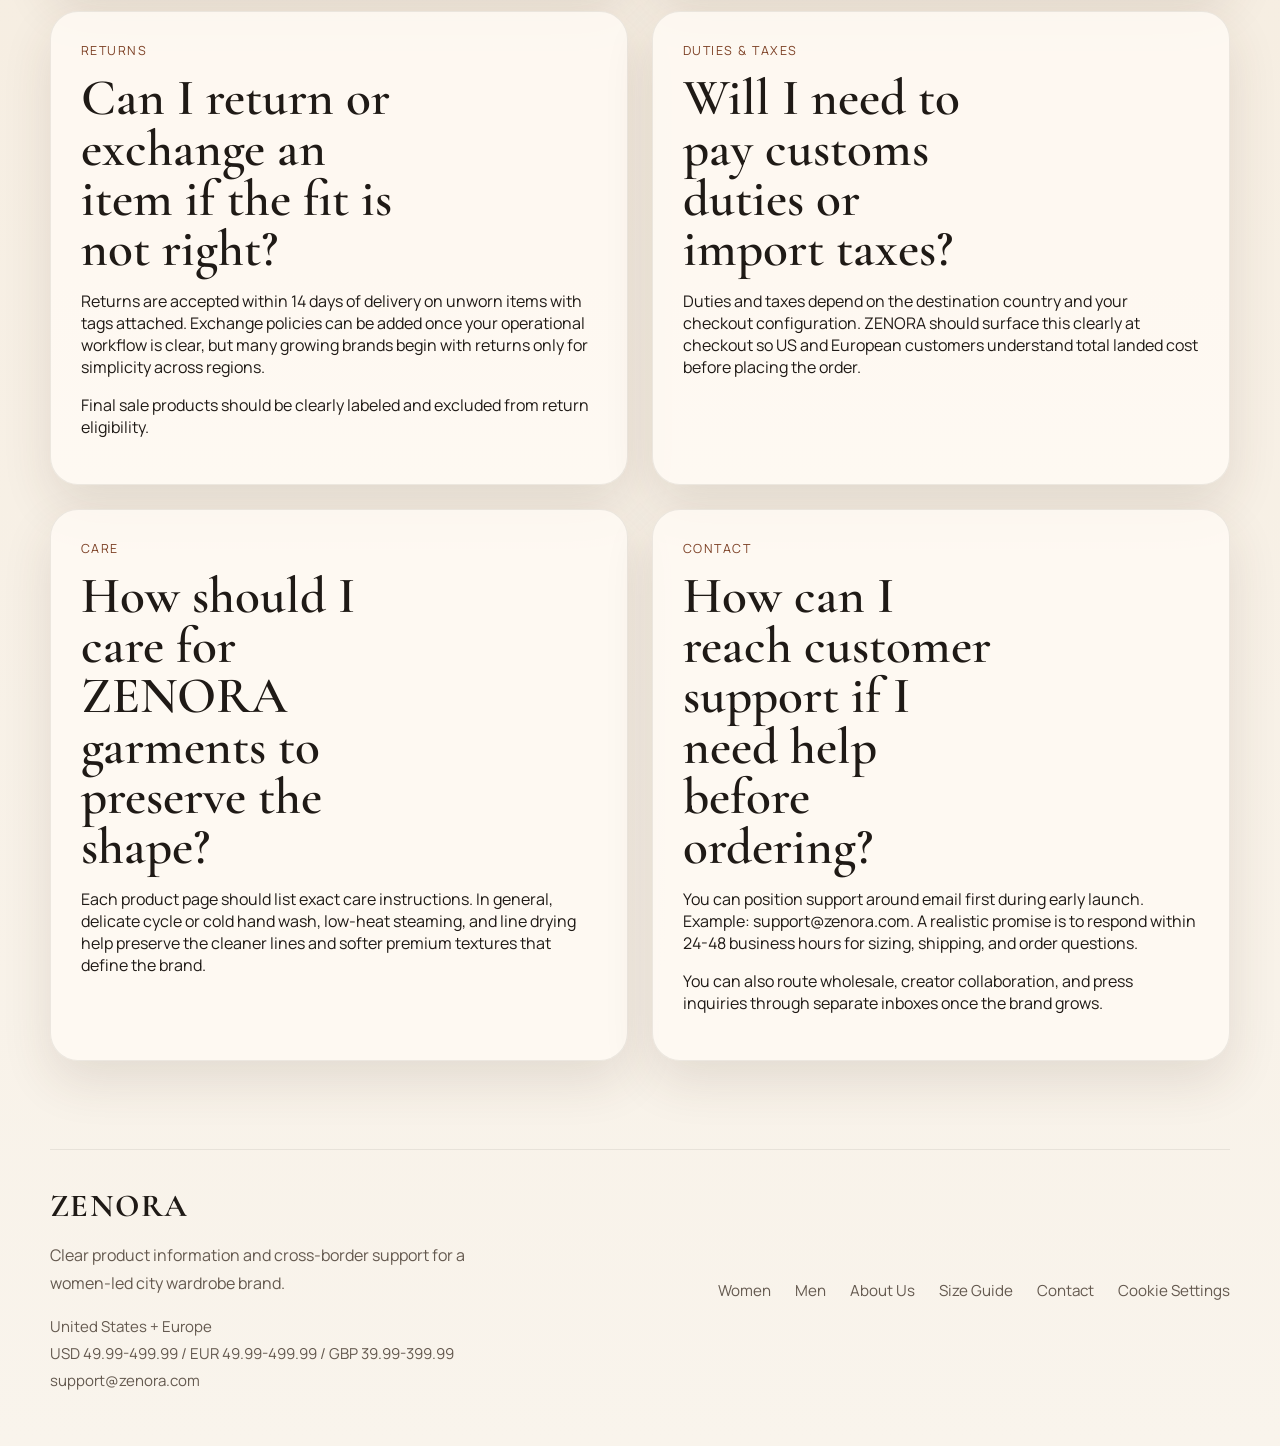
<file: faq.html>
<!DOCTYPE html>
<html lang="en">
  <head>
    <meta charset="UTF-8" />
    <meta name="viewport" content="width=device-width, initial-scale=1.0" />
    <title>FAQ | ZENORA Customer Support</title>
    <meta
      name="description"
      content="ZENORA FAQ covering sizing, shipping, returns, duties, and customer support for US and European shoppers."
    />
    <link rel="preconnect" href="https://fonts.googleapis.com" />
    <link rel="preconnect" href="https://fonts.gstatic.com" crossorigin />
    <link
      href="https://fonts.googleapis.com/css2?family=Cormorant+Garamond:wght@500;600;700&family=Manrope:wght@400;500;600;700&display=swap"
      rel="stylesheet"
    />
    <link rel="stylesheet" href="./styles.css" />
    <script src="./store-config.js?v=1" defer></script>
    <script src="./store.js?v=1" defer></script>
    <script src="./translations.js?v=3" defer></script>
  </head>
  <body>
    <div class="announcement-bar">
      <div>Support designed for cross-border fashion confidence</div>
      <div>Localized pricing across USD, EUR, and GBP</div>
      <div>Response target: within 24-48 business hours</div>
    </div>

    <header class="site-header">
      <div class="brand">ZENORA</div>
      <nav class="nav">
        <a href="./collection.html">New In</a>
        <a href="./collection.html#womenswear">Women</a>
        <a href="./collection.html#menswear">Men</a>
        <a href="./about.html">About</a>
        <a href="./faq.html">FAQ</a>
      </nav>
      <div class="header-actions">
        <a href="#contact">Support</a>
        <a href="./product.html">Cart (1)</a>
      </div>
    </header>

    <main>
      <section class="breadcrumbs">
        <a href="./index.html">Home</a>
        <span>/</span>
        <span>FAQ</span>
      </section>

      <section class="faq-hero">
        <div>
          <p class="eyebrow">Customer Support</p>
          <div class="hero-kicker collection-kicker">
            <span>Fit Guidance</span>
            <span>US + Europe Delivery</span>
            <span>Confident Checkout</span>
          </div>
          <h1>Answers that make a premium cross-border purchase feel more certain.</h1>
        </div>
        <p class="collection-lead">
          For a women-led fashion brand selling into the United States and
          Europe, strong FAQ content does real conversion work. It answers fit
          concerns, shipping expectations, customs uncertainty, and return
          anxiety before those objections interrupt an otherwise high-intent
          purchase.
        </p>
      </section>

      <section class="faq-grid">
        <article class="detail-card" id="size-guide">
          <p class="eyebrow">Sizing</p>
          <h2>How do I choose my size with confidence?</h2>
          <p>
            Start with the measurements listed on each product page. If you are
            between sizes, follow the fit note shown under the size selector.
            Most ZENORA styles are designed to fit true to size with a clean,
            softly relaxed line rather than a body-con fit.
          </p>
          <p>
            Model information is included wherever possible to give extra
            context on height and size worn.
          </p>
        </article>

        <article class="detail-card" id="shipping">
          <p class="eyebrow">Shipping</p>
          <h2>How long does delivery take from order to arrival?</h2>
          <p>
            Orders are typically processed within 1-3 business days. Standard
            delivery to the United States is estimated at 6-10 business days,
            while many European destinations can be positioned around 4-8
            business days depending on the final routing setup.
          </p>
          <p>
            If expedited delivery is offered, those options should appear during
            checkout once your logistics setup is connected.
          </p>
        </article>

        <article class="detail-card" id="returns">
          <p class="eyebrow">Returns</p>
          <h2>Can I return or exchange an item if the fit is not right?</h2>
          <p>
            Returns are accepted within 14 days of delivery on unworn items with
            tags attached. Exchange policies can be added once your operational
            workflow is clear, but many growing brands begin with returns only
            for simplicity across regions.
          </p>
          <p>
            Final sale products should be clearly labeled and excluded from
            return eligibility.
          </p>
        </article>

        <article class="detail-card">
          <p class="eyebrow">Duties & Taxes</p>
          <h2>Will I need to pay customs duties or import taxes?</h2>
          <p>
            Duties and taxes depend on the destination country and your checkout
            configuration. ZENORA should surface this clearly at checkout so US
            and European customers understand total landed cost before placing
            the order.
          </p>
        </article>

        <article class="detail-card">
          <p class="eyebrow">Care</p>
          <h2>How should I care for ZENORA garments to preserve the shape?</h2>
          <p>
            Each product page should list exact care instructions. In general,
            delicate cycle or cold hand wash, low-heat steaming, and line drying
            help preserve the cleaner lines and softer premium textures that
            define the brand.
          </p>
        </article>

        <article class="detail-card" id="contact">
          <p class="eyebrow">Contact</p>
          <h2>How can I reach customer support if I need help before ordering?</h2>
          <p>
            You can position support around email first during early launch.
            Example: support@zenora.com. A realistic promise is to respond
            within 24-48 business hours for sizing, shipping, and order
            questions.
          </p>
          <p>
            You can also route wholesale, creator collaboration, and press
            inquiries through separate inboxes once the brand grows.
          </p>
        </article>
      </section>
    </main>

    <footer class="site-footer">
      <div>
        <div class="brand footer-brand">ZENORA</div>
        <p class="footer-copy">
          Clear product information and cross-border support for a women-led city wardrobe brand.
        </p>
        <p class="footer-meta">
          United States + Europe
          <br>
          USD 49.99-499.99 / EUR 49.99-499.99 / GBP 39.99-399.99
          <br>
          support@zenora.com
        </p>
      </div>
      <div class="footer-links">
        <a href="./collection.html#womenswear">Women</a>
        <a href="./collection.html#menswear">Men</a>
        <a href="./about.html">About Us</a>
        <a href="#size-guide">Size Guide</a>
        <a href="#contact">Contact</a>
      </div>
    </footer>
  </body>
</html>
</file>
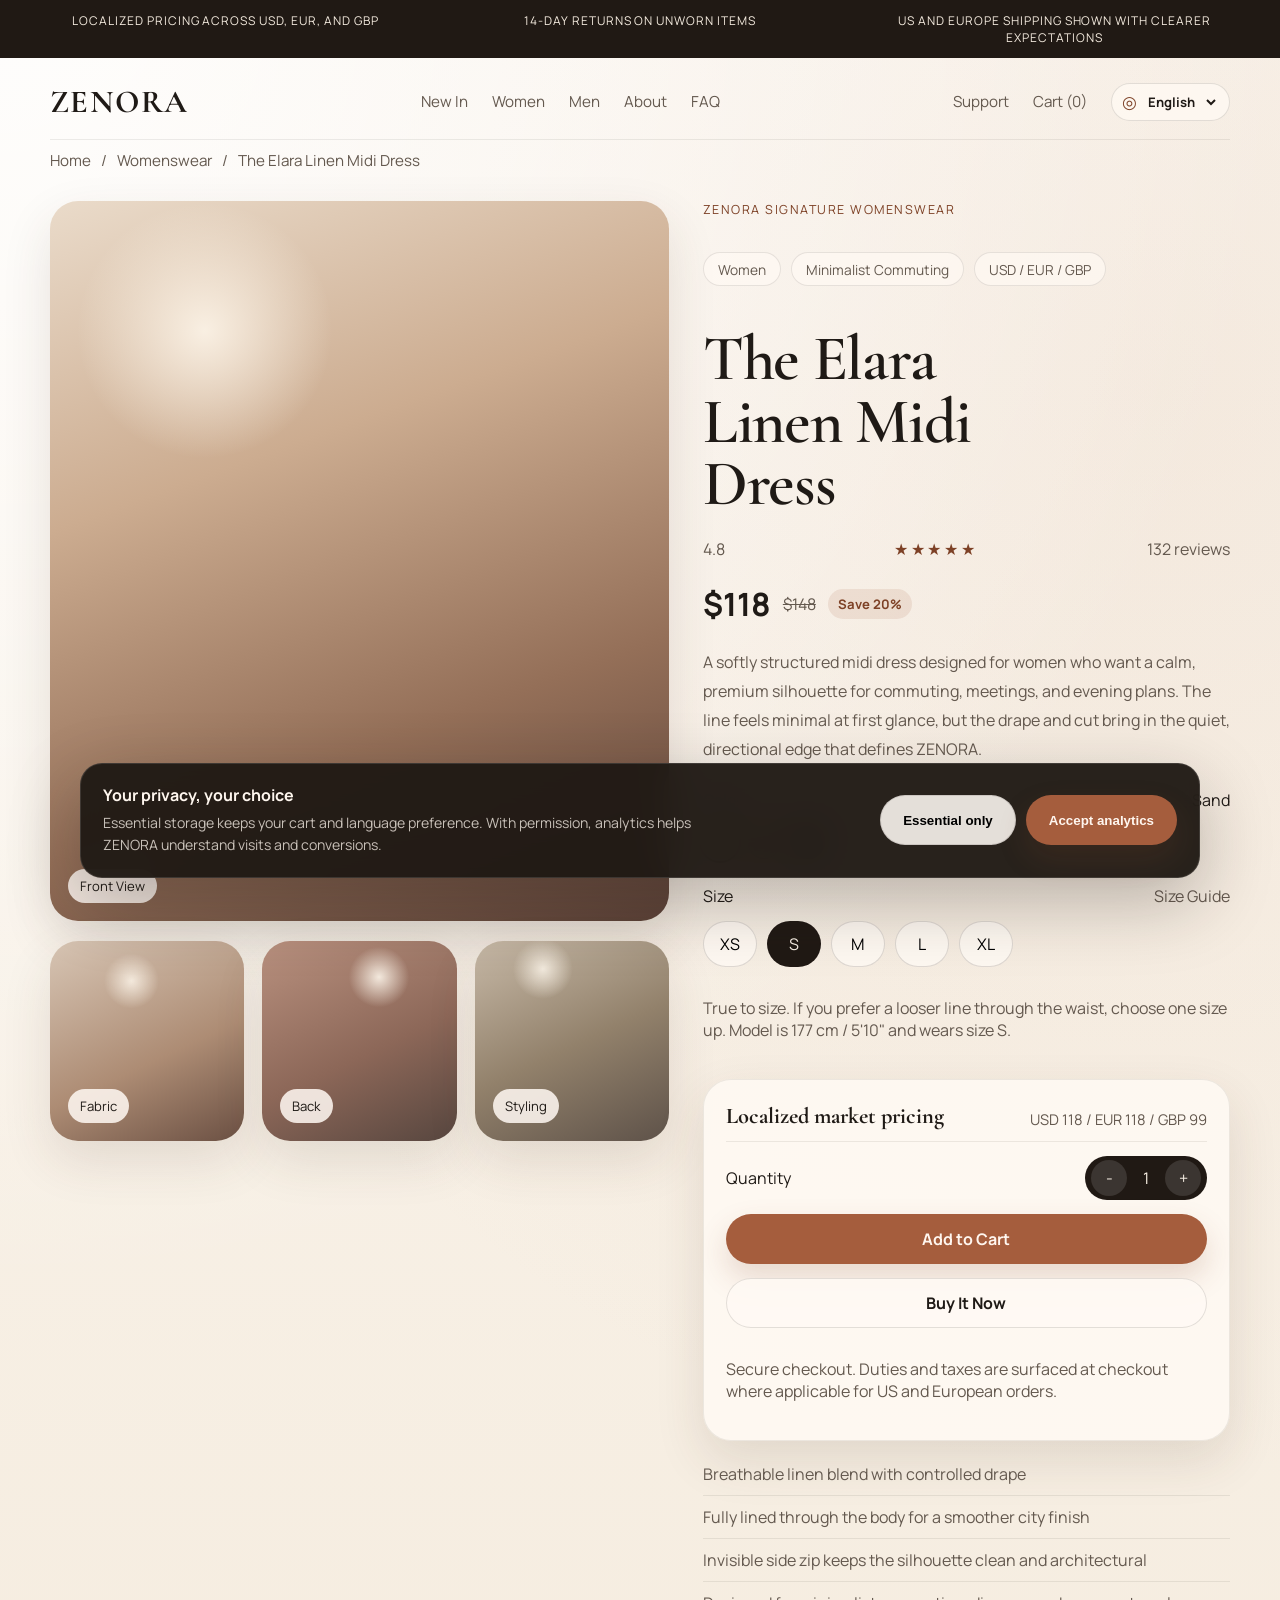
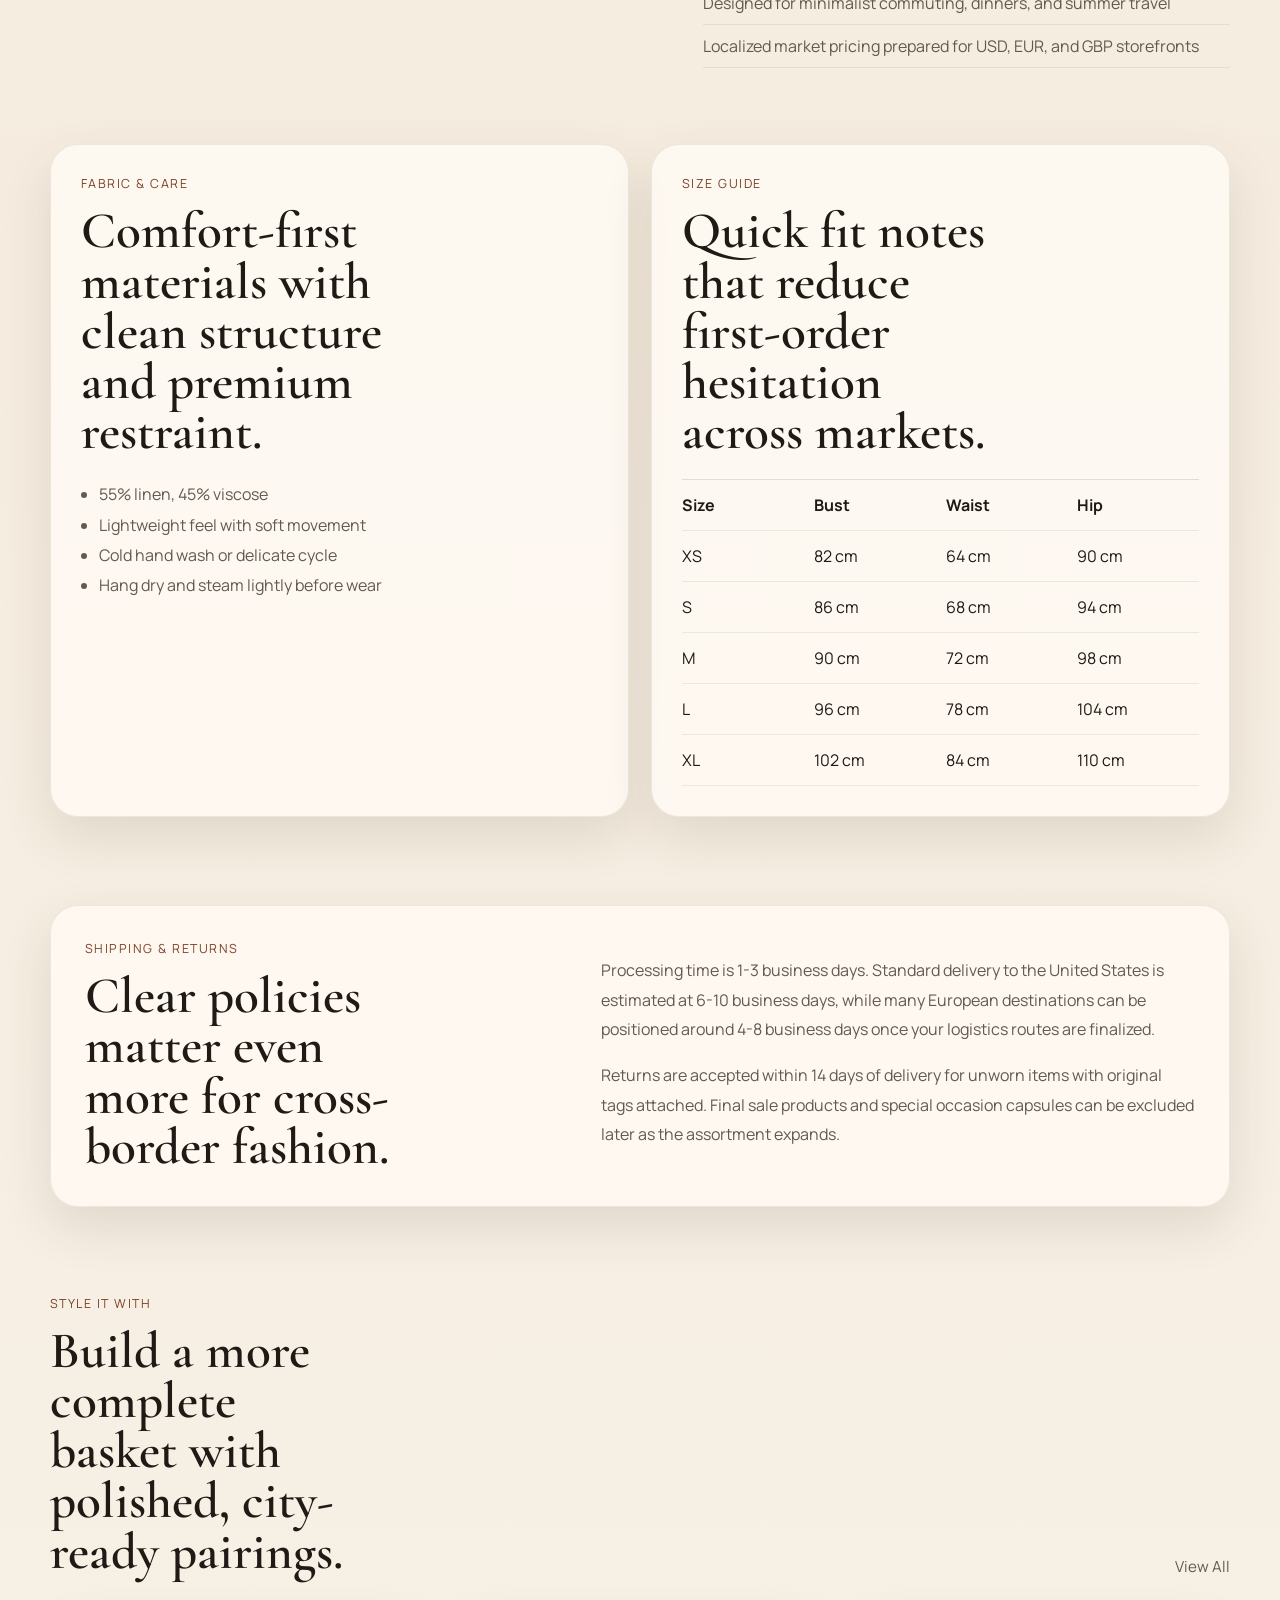
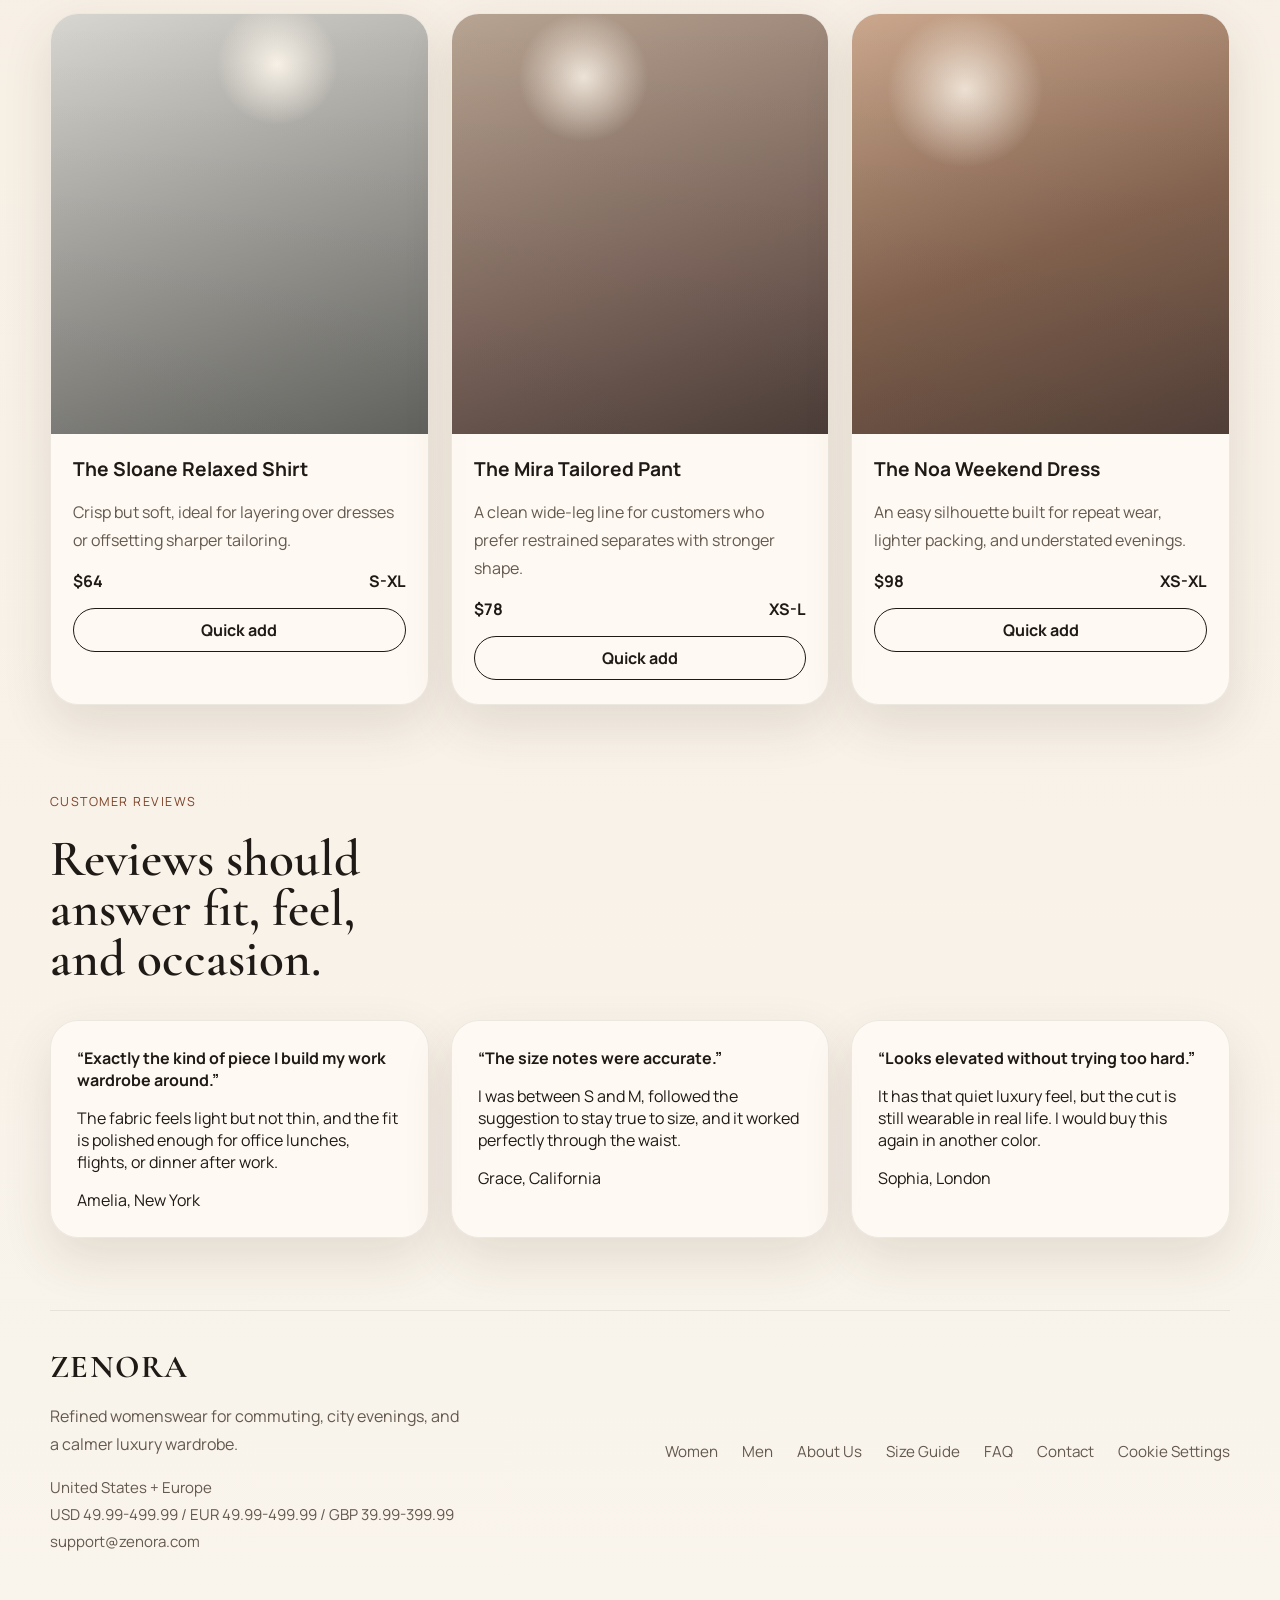
<file: product.html>
<!DOCTYPE html>
<html lang="en">
  <head>
    <meta charset="UTF-8" />
    <meta name="viewport" content="width=device-width, initial-scale=1.0" />
    <title>The Elara Linen Midi Dress | ZENORA Womenswear</title>
    <meta
      name="description"
      content="Shop ZENORA's Elara Linen Midi Dress, a city-ready womenswear piece blending minimalist commuting polish with urban light luxury."
    />
    <link rel="preconnect" href="https://fonts.googleapis.com" />
    <link rel="preconnect" href="https://fonts.gstatic.com" crossorigin />
    <link
      href="https://fonts.googleapis.com/css2?family=Cormorant+Garamond:wght@500;600;700&family=Manrope:wght@400;500;600;700&display=swap"
      rel="stylesheet"
    />
    <link rel="stylesheet" href="./styles.css" />
    <script src="./store-config.js?v=1" defer></script>
    <script src="./store.js?v=1" defer></script>
    <script src="./translations.js?v=3" defer></script>
  </head>
  <body class="product-page">
    <div class="announcement-bar">
      <div>Localized pricing across USD, EUR, and GBP</div>
      <div>14-day returns on unworn items</div>
      <div>US and Europe shipping shown with clearer expectations</div>
    </div>

    <header class="site-header">
      <div class="brand">ZENORA</div>
      <nav class="nav">
        <a href="./collection.html">New In</a>
        <a href="./collection.html#womenswear">Women</a>
        <a href="./collection.html#menswear">Men</a>
        <a href="./about.html">About</a>
        <a href="./faq.html">FAQ</a>
      </nav>
      <div class="header-actions">
        <a href="./faq.html#contact">Support</a>
        <a href="#purchase">Cart (1)</a>
      </div>
    </header>

    <main>
      <section class="breadcrumbs">
        <a href="./index.html">Home</a>
        <span>/</span>
        <a href="./collection.html#womenswear">Womenswear</a>
        <span>/</span>
        <span>The Elara Linen Midi Dress</span>
      </section>

      <section class="product-layout">
        <div class="product-gallery">
          <div class="product-hero-image dress-main">
            <span>Front View</span>
          </div>
          <div class="product-thumb-grid">
            <div class="product-thumb dress-detail-one"><span>Fabric</span></div>
            <div class="product-thumb dress-detail-two"><span>Back</span></div>
            <div class="product-thumb dress-detail-three"><span>Styling</span></div>
          </div>
        </div>

        <div class="product-panel">
          <p class="eyebrow">ZENORA Signature Womenswear</p>
          <div class="hero-kicker product-kicker">
            <span>Women</span>
            <span>Minimalist Commuting</span>
            <span>USD / EUR / GBP</span>
          </div>
          <h1 class="product-title">The Elara Linen Midi Dress</h1>
          <div class="rating-row">
            <span>4.8</span>
            <span class="stars">★★★★★</span>
            <span>132 reviews</span>
          </div>

          <div class="price-row">
            <strong>$118</strong>
            <span class="compare-price">$148</span>
            <span class="save-badge">Save 20%</span>
          </div>

          <p class="product-summary">
            A softly structured midi dress designed for women who want a calm,
            premium silhouette for commuting, meetings, and evening plans. The
            line feels minimal at first glance, but the drape and cut bring in
            the quiet, directional edge that defines ZENORA.
          </p>

          <div class="option-block">
            <div class="option-head">
              <span>Color</span>
              <span>Sand</span>
            </div>
            <div class="swatch-row">
              <button class="swatch sand active" aria-label="Sand"></button>
              <button class="swatch clay" aria-label="Clay Rose"></button>
              <button class="swatch ink" aria-label="Deep Ink"></button>
            </div>
          </div>

          <div class="option-block">
            <div class="option-head">
              <span>Size</span>
              <a href="#size-guide">Size Guide</a>
            </div>
            <div class="size-grid">
              <button>XS</button>
              <button class="active">S</button>
              <button>M</button>
              <button>L</button>
              <button>XL</button>
            </div>
            <p class="fit-note">
              True to size. If you prefer a looser line through the waist,
              choose one size up. Model is 177 cm / 5'10" and wears size S.
            </p>
          </div>

          <div class="purchase-box" id="purchase">
            <div class="purchase-header">
              <strong>Localized market pricing</strong>
              <span>USD 118 / EUR 118 / GBP 99</span>
            </div>
            <div class="quantity-row">
              <span>Quantity</span>
              <div class="qty-control">
                <button aria-label="Decrease quantity">-</button>
                <span>1</span>
                <button aria-label="Increase quantity">+</button>
              </div>
            </div>
            <a class="button primary full-width" href="#purchase">Add to Cart</a>
            <a class="button secondary full-width" href="#purchase">Buy It Now</a>
            <p class="micro-copy">
              Secure checkout. Duties and taxes are surfaced at checkout where
              applicable for US and European orders.
            </p>
          </div>

          <div class="benefit-list">
            <div>Breathable linen blend with controlled drape</div>
            <div>Fully lined through the body for a smoother city finish</div>
            <div>Invisible side zip keeps the silhouette clean and architectural</div>
            <div>Designed for minimalist commuting, dinners, and summer travel</div>
            <div>Localized market pricing prepared for USD, EUR, and GBP storefronts</div>
          </div>
        </div>
      </section>

      <section class="product-details-grid">
        <article class="detail-card">
          <p class="eyebrow">Fabric & Care</p>
          <h2>Comfort-first materials with clean structure and premium restraint.</h2>
          <ul class="detail-list">
            <li>55% linen, 45% viscose</li>
            <li>Lightweight feel with soft movement</li>
            <li>Cold hand wash or delicate cycle</li>
            <li>Hang dry and steam lightly before wear</li>
          </ul>
        </article>

        <article class="detail-card" id="size-guide">
          <p class="eyebrow">Size Guide</p>
          <h2>Quick fit notes that reduce first-order hesitation across markets.</h2>
          <div class="size-table">
            <div><span>Size</span><span>Bust</span><span>Waist</span><span>Hip</span></div>
            <div><span>XS</span><span>82 cm</span><span>64 cm</span><span>90 cm</span></div>
            <div><span>S</span><span>86 cm</span><span>68 cm</span><span>94 cm</span></div>
            <div><span>M</span><span>90 cm</span><span>72 cm</span><span>98 cm</span></div>
            <div><span>L</span><span>96 cm</span><span>78 cm</span><span>104 cm</span></div>
            <div><span>XL</span><span>102 cm</span><span>84 cm</span><span>110 cm</span></div>
          </div>
        </article>
      </section>

      <section class="shipping-panel">
        <div>
          <p class="eyebrow">Shipping & Returns</p>
          <h2>Clear policies matter even more for cross-border fashion.</h2>
        </div>
        <div class="shipping-copy">
          <p>
            Processing time is 1-3 business days. Standard delivery to the
            United States is estimated at 6-10 business days, while many
            European destinations can be positioned around 4-8 business days
            once your logistics routes are finalized.
          </p>
          <p>
            Returns are accepted within 14 days of delivery for unworn items
            with original tags attached. Final sale products and special
            occasion capsules can be excluded later as the assortment expands.
          </p>
        </div>
      </section>

      <section class="complete-look">
        <div class="section-heading split">
          <div>
            <p class="eyebrow">Style It With</p>
            <h2>Build a more complete basket with polished, city-ready pairings.</h2>
          </div>
          <a class="text-link" href="./collection.html">View All</a>
        </div>
        <div class="product-grid">
          <article class="product-card">
            <div class="product-image image-two"></div>
            <div class="product-meta">
              <p class="product-name">The Sloane Relaxed Shirt</p>
              <p class="product-desc">Crisp but soft, ideal for layering over dresses or offsetting sharper tailoring.</p>
              <div class="product-row">
                <span>$64</span>
                <span>S-XL</span>
              </div>
            </div>
          </article>
          <article class="product-card">
            <div class="product-image image-three"></div>
            <div class="product-meta">
              <p class="product-name">The Mira Tailored Pant</p>
              <p class="product-desc">A clean wide-leg line for customers who prefer restrained separates with stronger shape.</p>
              <div class="product-row">
                <span>$78</span>
                <span>XS-L</span>
              </div>
            </div>
          </article>
          <article class="product-card">
            <div class="product-image image-one"></div>
            <div class="product-meta">
              <p class="product-name">The Noa Weekend Dress</p>
              <p class="product-desc">An easy silhouette built for repeat wear, lighter packing, and understated evenings.</p>
              <div class="product-row">
                <span>$98</span>
                <span>XS-XL</span>
              </div>
            </div>
          </article>
        </div>
      </section>

      <section class="review-section">
        <div class="section-heading">
          <p class="eyebrow">Customer Reviews</p>
          <h2>Reviews should answer fit, feel, and occasion.</h2>
        </div>
        <div class="review-grid">
          <article class="review-card">
            <strong>“Exactly the kind of piece I build my work wardrobe around.”</strong>
            <p>
              The fabric feels light but not thin, and the fit is polished
              enough for office lunches, flights, or dinner after work.
            </p>
            <span>Amelia, New York</span>
          </article>
          <article class="review-card">
            <strong>“The size notes were accurate.”</strong>
            <p>
              I was between S and M, followed the suggestion to stay true to
              size, and it worked perfectly through the waist.
            </p>
            <span>Grace, California</span>
          </article>
          <article class="review-card">
            <strong>“Looks elevated without trying too hard.”</strong>
            <p>
              It has that quiet luxury feel, but the cut is still wearable in
              real life. I would buy this again in another color.
            </p>
            <span>Sophia, London</span>
          </article>
        </div>
      </section>
    </main>

    <footer class="site-footer">
      <div>
        <div class="brand footer-brand">ZENORA</div>
        <p class="footer-copy">
          Refined womenswear for commuting, city evenings, and a calmer luxury wardrobe.
        </p>
        <p class="footer-meta">
          United States + Europe
          <br>
          USD 49.99-499.99 / EUR 49.99-499.99 / GBP 39.99-399.99
          <br>
          support@zenora.com
        </p>
      </div>
      <div class="footer-links">
        <a href="./collection.html#womenswear">Women</a>
        <a href="./collection.html#menswear">Men</a>
        <a href="./about.html">About Us</a>
        <a href="#size-guide">Size Guide</a>
        <a href="./faq.html">FAQ</a>
        <a href="./faq.html#contact">Contact</a>
      </div>
    </footer>
  </body>
</html>
</file>
<file: styles.css>
:root {
  --bg: #f6f0e7;
  --surface: #fffaf4;
  --surface-strong: #f0e5d8;
  --text: #1f1a16;
  --muted: #64594f;
  --accent: #a55d3d;
  --accent-dark: #7d4126;
  --accent-soft: #d9b89f;
  --deep: #201914;
  --line: rgba(31, 26, 22, 0.12);
  --sand: linear-gradient(145deg, #e4d3bd, #f7efe4);
  --clay: linear-gradient(145deg, #c88c72, #f2d8c4);
  --olive: linear-gradient(145deg, #7b8260, #d8dcc6);
  --ink: linear-gradient(145deg, #3f444e, #afb7c4);
  --shadow: 0 20px 50px rgba(72, 48, 34, 0.12);
}

* {
  box-sizing: border-box;
}

html {
  scroll-behavior: smooth;
}

body {
  margin: 0;
  font-family: "Manrope", sans-serif;
  color: var(--text);
  background:
    radial-gradient(circle at top left, rgba(255, 255, 255, 0.82), transparent 26%),
    radial-gradient(circle at 90% 8%, rgba(217, 184, 159, 0.18), transparent 24%),
    linear-gradient(180deg, #fbf6ef 0%, #f5ecdf 38%, #f9f4ec 100%);
}

a {
  color: inherit;
  text-decoration: none;
}

.announcement-bar {
  display: grid;
  grid-template-columns: repeat(3, 1fr);
  gap: 12px;
  padding: 12px 24px;
  font-size: 12px;
  letter-spacing: 0.08em;
  text-transform: uppercase;
  background: #201914;
  color: #f4ebdf;
  text-align: center;
}

.site-header,
.hero,
.collection-hero,
.collection-layout,
.filter-bar,
.about-hero,
.about-story-grid,
.brand-values,
.faq-hero,
.faq-grid,
.category-section,
.product-section,
.breadcrumbs,
.product-layout,
.product-details-grid,
.shipping-panel,
.complete-look,
.review-section,
.story-section,
.editorial-section,
.signup-section,
.site-footer {
  width: min(1180px, calc(100% - 32px));
  margin: 0 auto;
}

.site-header {
  display: flex;
  align-items: center;
  justify-content: space-between;
  padding: 24px 0 18px;
  border-bottom: 1px solid rgba(31, 26, 22, 0.08);
}

.brand {
  font-family: "Cormorant Garamond", serif;
  font-size: 2rem;
  font-weight: 700;
  letter-spacing: 0.04em;
}

.nav,
.header-actions,
.footer-links {
  display: flex;
  gap: 24px;
  align-items: center;
}

.header-actions {
  justify-content: flex-end;
}

.language-switcher {
  position: relative;
  display: inline-flex;
  align-items: center;
  gap: 7px;
  min-height: 38px;
  padding: 0 10px;
  border: 1px solid var(--line);
  border-radius: 999px;
  background: rgba(255, 250, 244, 0.76);
  color: var(--text);
  transition: border-color 180ms ease, background 180ms ease, opacity 180ms ease;
}

.language-switcher:hover,
.language-switcher:focus-within {
  border-color: rgba(125, 65, 38, 0.42);
  background: var(--surface);
}

.language-switcher__icon {
  font-size: 1.05rem;
  color: var(--accent-dark);
}

.language-switcher__select {
  max-width: 104px;
  border: 0;
  outline: 0;
  background: transparent;
  color: inherit;
  font: inherit;
  font-size: 0.82rem;
  font-weight: 700;
  cursor: pointer;
}

.language-switcher__status {
  position: absolute;
  top: calc(100% + 7px);
  right: 4px;
  z-index: 10;
  width: max-content;
  max-width: 190px;
  padding: 5px 8px;
  border-radius: 8px;
  background: var(--deep);
  color: #fff6ef;
  font-size: 0.7rem;
  line-height: 1.3;
  opacity: 0;
  pointer-events: none;
  transform: translateY(-3px);
  transition: opacity 160ms ease, transform 160ms ease;
}

.language-switcher[data-status="loading"] .language-switcher__status,
.language-switcher[data-status="error"] .language-switcher__status {
  opacity: 1;
  transform: translateY(0);
}

.language-switcher[data-status="error"] {
  border-color: #a33b2f;
}

body.is-translating main,
body.is-translating .announcement-bar,
body.is-translating .site-footer {
  opacity: 0.72;
}

body.cart-is-open {
  overflow: hidden;
}

.store-cart[hidden] {
  display: none;
}

.store-cart {
  position: fixed;
  inset: 0;
  z-index: 1000;
}

.store-cart__backdrop {
  position: absolute;
  inset: 0;
  width: 100%;
  border: 0;
  background: rgba(31, 26, 22, 0.48);
  backdrop-filter: blur(4px);
}

.store-cart__panel {
  position: absolute;
  inset: 0 0 0 auto;
  display: grid;
  grid-template-rows: auto 1fr;
  width: min(520px, 100%);
  background: #fbf6ef;
  box-shadow: -24px 0 60px rgba(31, 26, 22, 0.2);
  outline: 0;
  animation: cart-slide-in 220ms ease both;
}

@keyframes cart-slide-in {
  from { transform: translateX(100%); }
  to { transform: translateX(0); }
}

.store-cart__header {
  display: flex;
  justify-content: space-between;
  align-items: center;
  gap: 20px;
  padding: 24px;
  border-bottom: 1px solid var(--line);
}

.store-cart__header h2,
.checkout-summary h2 {
  font-size: 2.3rem;
}

.icon-button {
  display: inline-grid;
  width: 42px;
  height: 42px;
  place-items: center;
  border: 1px solid var(--line);
  border-radius: 999px;
  background: var(--surface);
  color: var(--text);
  font: inherit;
  font-size: 1.5rem;
  cursor: pointer;
}

.store-cart__body {
  min-height: 0;
  overflow-y: auto;
}

.store-cart__items {
  display: grid;
  padding: 0 24px;
}

.store-cart__item {
  display: grid;
  grid-template-columns: 94px 1fr;
  gap: 16px;
  padding: 22px 0;
  border-bottom: 1px solid var(--line);
}

.store-cart__image,
.checkout-item__image {
  min-height: 112px;
  border-radius: 18px;
}

.store-cart__info,
.store-cart__title-row,
.store-cart__title-row > div {
  display: grid;
  gap: 8px;
}

.store-cart__title-row {
  grid-template-columns: 1fr auto;
}

.store-cart__title-row span,
.store-cart__footer p,
.checkout-item span,
.checkout-note,
.test-mode-notice p,
.empty-cart p,
.checkout-empty p {
  color: var(--muted);
  line-height: 1.6;
}

.store-cart__controls {
  display: flex;
  align-items: center;
  gap: 8px;
  align-self: end;
}

.store-cart__controls button:not(.text-button),
.store-cart__controls input {
  width: 36px;
  height: 36px;
  border: 1px solid var(--line);
  border-radius: 999px;
  background: var(--surface);
  color: var(--text);
  font: inherit;
  text-align: center;
}

.store-cart__controls input {
  width: 48px;
}

.text-button {
  padding: 0;
  border: 0;
  background: transparent;
  color: var(--accent-dark);
  font: inherit;
  font-weight: 700;
  cursor: pointer;
}

.footer-cookie-button {
  padding: 0;
  border: 0;
  background: transparent;
  color: var(--muted);
  font: inherit;
  font-size: 0.95rem;
  cursor: pointer;
}

.shipping-progress {
  padding: 20px 24px;
  background: var(--surface-strong);
}

.shipping-progress p {
  margin: 0 0 10px;
  font-size: 0.88rem;
}

.shipping-progress > span {
  display: block;
  height: 5px;
  overflow: hidden;
  border-radius: 999px;
  background: rgba(31, 26, 22, 0.12);
}

.shipping-progress i {
  display: block;
  height: 100%;
  border-radius: inherit;
  background: var(--accent);
}

.store-cart__footer {
  display: grid;
  gap: 14px;
  padding: 24px;
  background: var(--surface);
  border-top: 1px solid var(--line);
}

.order-line {
  display: flex;
  justify-content: space-between;
  gap: 20px;
  align-items: center;
}

.order-line--total {
  margin-top: 8px;
  padding-top: 18px;
  border-top: 1px solid var(--line);
  font-size: 1.15rem;
}

.empty-cart,
.checkout-empty {
  display: grid;
  justify-items: start;
  gap: 18px;
  padding: 48px 28px;
}

.empty-cart__mark {
  display: grid;
  width: 70px;
  height: 70px;
  place-items: center;
  border-radius: 999px;
  background: var(--surface-strong);
  font-family: "Cormorant Garamond", serif;
  font-size: 2.2rem;
}

.quick-add {
  width: 100%;
  min-height: 44px;
  margin-top: 16px;
  border: 1px solid var(--text);
  border-radius: 999px;
  background: transparent;
  color: var(--text);
  font: inherit;
  font-weight: 700;
  cursor: pointer;
  transition: background 160ms ease, color 160ms ease;
}

.quick-add:hover {
  background: var(--deep);
  color: #fff7ef;
}

.store-toast {
  position: fixed;
  right: 24px;
  bottom: 24px;
  z-index: 1200;
  max-width: min(360px, calc(100% - 48px));
  padding: 14px 18px;
  border-radius: 14px;
  background: var(--deep);
  color: #fff7ef;
  box-shadow: var(--shadow);
  opacity: 0;
  transform: translateY(12px);
  pointer-events: none;
  transition: opacity 160ms ease, transform 160ms ease;
}

.store-toast.is-visible {
  opacity: 1;
  transform: translateY(0);
}

.consent-banner {
  position: fixed;
  right: 22px;
  bottom: 22px;
  left: 22px;
  z-index: 900;
  display: flex;
  justify-content: space-between;
  align-items: center;
  gap: 24px;
  max-width: 1120px;
  margin: 0 auto;
  padding: 20px 22px;
  border: 1px solid rgba(255, 255, 255, 0.12);
  border-radius: 22px;
  background: rgba(32, 25, 20, 0.96);
  color: #fff7ef;
  box-shadow: 0 24px 70px rgba(31, 26, 22, 0.28);
  backdrop-filter: blur(18px);
}

.consent-banner p {
  max-width: 70ch;
  margin: 6px 0 0;
  color: rgba(255, 247, 239, 0.75);
  line-height: 1.6;
  font-size: 0.88rem;
}

.consent-banner__actions {
  display: flex;
  gap: 10px;
  flex: 0 0 auto;
}

.form-status {
  width: 100%;
  margin: 2px 0 0;
  color: #fff7ef !important;
  font-size: 0.84rem;
}

.checkout-shell {
  width: min(1180px, calc(100% - 32px));
  min-height: 62vh;
  margin: 0 auto;
  padding: 54px 0 88px;
}

.checkout-layout {
  display: grid;
  grid-template-columns: minmax(0, 1.15fr) minmax(340px, 0.85fr);
  gap: 24px;
  align-items: start;
}

.checkout-card {
  padding: 30px;
  border: 1px solid var(--line);
  border-radius: 28px;
  background: rgba(255, 250, 244, 0.84);
  box-shadow: var(--shadow);
}

.checkout-card h1 {
  max-width: 11ch;
}

.checkout-summary {
  position: sticky;
  top: 22px;
  display: grid;
  gap: 18px;
}

.checkout-items {
  display: grid;
  margin: 28px 0;
}

.checkout-item {
  display: grid;
  grid-template-columns: 78px 1fr auto;
  gap: 16px;
  align-items: center;
  padding: 16px 0;
  border-bottom: 1px solid var(--line);
}

.checkout-item__image {
  min-height: 88px;
}

.checkout-item > div:nth-child(2) {
  display: grid;
  gap: 7px;
}

.test-mode-notice {
  padding: 16px;
  border: 1px solid rgba(165, 93, 61, 0.24);
  border-radius: 18px;
  background: rgba(165, 93, 61, 0.08);
}

.test-mode-notice p {
  margin: 6px 0 0;
}

.test-mode-notice code {
  font-size: 0.82em;
}

.nav a,
.header-actions a,
.footer-links a,
.text-link {
  font-size: 0.95rem;
  color: var(--muted);
}

.hero {
  display: grid;
  grid-template-columns: 1.1fr 0.9fr;
  gap: 44px;
  align-items: center;
  padding: 36px 0 64px;
}

.eyebrow {
  margin: 0 0 14px;
  font-size: 0.78rem;
  text-transform: uppercase;
  letter-spacing: 0.12em;
  color: var(--accent-dark);
}

h1,
h2,
h3 {
  font-family: "Cormorant Garamond", serif;
  margin: 0;
  line-height: 0.98;
  font-weight: 600;
}

h1 {
  font-size: clamp(3.4rem, 8vw, 6.2rem);
  max-width: 9ch;
  letter-spacing: -0.02em;
}

h2 {
  font-size: clamp(2.1rem, 4vw, 3.6rem);
  max-width: 13ch;
}

h3 {
  font-size: 1.8rem;
}

.hero-text,
.story-panel p,
.editorial-grid p,
.signup-copy p,
.footer-copy,
.product-desc {
  color: var(--muted);
  line-height: 1.75;
}

.hero-text {
  max-width: 58ch;
  margin: 20px 0 0;
  font-size: 1.03rem;
}

.hero-kicker {
  display: flex;
  gap: 10px;
  flex-wrap: wrap;
  margin: -2px 0 20px;
}

.hero-kicker span {
  display: inline-flex;
  min-height: 34px;
  align-items: center;
  padding: 0 14px;
  border-radius: 999px;
  border: 1px solid rgba(31, 26, 22, 0.1);
  background: rgba(255, 250, 244, 0.68);
  color: var(--muted);
  font-size: 0.86rem;
}

.hero-note-grid {
  display: grid;
  grid-template-columns: repeat(2, minmax(0, 1fr));
  gap: 14px;
  max-width: 520px;
  margin-top: 24px;
}

.hero-note-grid div {
  padding: 18px 18px 16px;
  border-radius: 22px;
  background: rgba(255, 250, 244, 0.72);
  border: 1px solid rgba(31, 26, 22, 0.08);
  box-shadow: var(--shadow);
}

.hero-note-grid strong {
  display: block;
  font-family: "Cormorant Garamond", serif;
  font-size: 1.7rem;
  margin-bottom: 6px;
}

.hero-note-grid span {
  color: var(--muted);
  line-height: 1.5;
}

.hero-actions {
  display: flex;
  gap: 14px;
  margin-top: 28px;
  flex-wrap: wrap;
}

.button {
  display: inline-flex;
  align-items: center;
  justify-content: center;
  min-height: 50px;
  padding: 0 22px;
  border-radius: 999px;
  border: 1px solid transparent;
  font-weight: 700;
}

.button.primary {
  background: var(--accent);
  color: #fff6ef;
  box-shadow: 0 14px 30px rgba(125, 65, 38, 0.18);
}

.button.secondary {
  background: rgba(255, 250, 244, 0.88);
  border-color: var(--line);
}

.hero-visual {
  position: relative;
  min-height: 620px;
  transform: translateY(6px);
}

.hero-card {
  position: absolute;
  border-radius: 28px;
  box-shadow: var(--shadow);
  overflow: hidden;
}

.hero-card::before {
  content: "";
  position: absolute;
  inset: 0;
  background:
    linear-gradient(180deg, rgba(255, 255, 255, 0.16), transparent 30%),
    linear-gradient(160deg, rgba(255, 255, 255, 0.08), rgba(0, 0, 0, 0.12)),
    radial-gradient(circle at 20% 20%, rgba(255, 248, 237, 0.92), transparent 25%),
    linear-gradient(150deg, #decfbc 0%, #b08a70 46%, #60463b 100%);
}

.hero-card::after {
  content: "";
  position: absolute;
  inset: auto 8% 8% auto;
  width: 46%;
  height: 54%;
  border-radius: 999px 999px 28px 999px;
  background: rgba(255, 248, 237, 0.1);
  border: 1px solid rgba(255, 248, 237, 0.16);
}

.hero-card span {
  position: absolute;
  left: 20px;
  bottom: 18px;
  padding: 8px 12px;
  border-radius: 999px;
  font-size: 0.8rem;
  background: rgba(255, 249, 243, 0.86);
  backdrop-filter: blur(10px);
}

.hero-card-large {
  inset: 0 56px 40px 0;
}

.hero-card-small {
  right: 0;
  bottom: 0;
  width: 46%;
  height: 38%;
}

.proof-strip {
  display: grid;
  grid-template-columns: repeat(4, 1fr);
  gap: 12px;
  padding: 18px 24px;
  background: rgba(255, 250, 244, 0.8);
  border: 1px solid var(--line);
  border-radius: 22px;
  width: min(1180px, calc(100% - 32px));
  margin: 0 auto;
  color: var(--muted);
  text-align: center;
  box-shadow: var(--shadow);
}

.category-section,
.product-section,
.story-section,
.editorial-section,
.signup-section {
  padding: 88px 0;
}

.section-heading {
  display: flex;
  flex-direction: column;
  gap: 10px;
  margin-bottom: 36px;
}

.section-heading.split {
  flex-direction: row;
  justify-content: space-between;
  align-items: end;
  gap: 18px;
}

.category-grid,
.product-grid,
.editorial-grid {
  display: grid;
  gap: 22px;
}

.category-grid {
  grid-template-columns: repeat(4, 1fr);
}

.category-card {
  min-height: 280px;
  padding: 28px;
  border-radius: 28px;
  display: flex;
  flex-direction: column;
  justify-content: space-between;
  box-shadow: var(--shadow);
  position: relative;
  overflow: hidden;
}

.category-card::after {
  content: "";
  position: absolute;
  inset: auto -8% -20% auto;
  width: 62%;
  height: 62%;
  border-radius: 999px;
  background: rgba(255, 255, 255, 0.16);
}

.category-card h3 {
  max-width: 8ch;
}

.card-label {
  margin: 0 0 12px;
  text-transform: uppercase;
  letter-spacing: 0.12em;
  font-size: 0.78rem;
}

.sand {
  background: var(--sand);
}

.clay {
  background: var(--clay);
}

.olive {
  background: var(--olive);
  color: #172010;
}

.ink {
  background: var(--ink);
  color: #f7f1e6;
}

.product-grid {
  grid-template-columns: repeat(3, 1fr);
}

.product-card {
  background: rgba(255, 250, 244, 0.82);
  border: 1px solid rgba(31, 26, 22, 0.08);
  border-radius: 28px;
  overflow: hidden;
  box-shadow: var(--shadow);
  transition: transform 180ms ease, box-shadow 180ms ease;
}

.product-card:hover {
  transform: translateY(-6px);
  box-shadow: 0 28px 60px rgba(72, 48, 34, 0.16);
}

.product-image {
  display: block;
  height: 420px;
  background-size: cover;
  background-position: center;
}

.product-image::after {
  content: "";
  display: block;
  width: 100%;
  height: 100%;
  background:
    linear-gradient(180deg, transparent 0%, rgba(0, 0, 0, 0.06) 100%);
}

.image-one {
  background:
    radial-gradient(circle at 30% 18%, rgba(255, 248, 237, 0.8), transparent 18%),
    linear-gradient(160deg, #caa78d, #856450 55%, #55423a);
}

.image-two {
  background:
    radial-gradient(circle at 60% 12%, rgba(255, 248, 237, 0.9), transparent 14%),
    linear-gradient(160deg, #d8d6d0, #9c9a95 54%, #666763);
}

.image-three {
  background:
    radial-gradient(circle at 35% 15%, rgba(255, 248, 237, 0.82), transparent 15%),
    linear-gradient(160deg, #b8a492, #80695f 58%, #4f403b);
}

.product-meta {
  padding: 22px 22px 24px;
}

.product-name {
  margin: 0;
  font-size: 1.2rem;
  font-weight: 700;
}

.product-tag {
  margin: 0 0 10px;
  font-size: 0.78rem;
  letter-spacing: 0.12em;
  text-transform: uppercase;
  color: var(--accent-dark);
}

.product-desc {
  min-height: 54px;
}

.product-row {
  display: flex;
  justify-content: space-between;
  font-weight: 700;
}

.story-section {
  display: grid;
  grid-template-columns: 1.1fr 0.9fr;
  gap: 24px;
  align-items: stretch;
}

.story-panel,
.story-metrics,
.signup-section {
  border-radius: 28px;
}

.story-panel {
  padding: 40px;
  background: rgba(255, 250, 244, 0.76);
  border: 1px solid rgba(31, 26, 22, 0.08);
}

.story-metrics {
  display: grid;
  grid-template-rows: repeat(3, 1fr);
  gap: 16px;
}

.story-metrics div {
  padding: 28px;
  background: linear-gradient(180deg, #f1e6d9, #fff7ef);
  border-radius: 28px;
  box-shadow: var(--shadow);
  border: 1px solid rgba(31, 26, 22, 0.08);
}

.story-metrics strong {
  display: block;
  font-family: "Cormorant Garamond", serif;
  font-size: 2.6rem;
  margin-bottom: 8px;
}

.editorial-grid {
  grid-template-columns: repeat(3, 1fr);
}

.editorial-grid article {
  padding: 28px;
  border-top: 1px solid var(--text);
  background: rgba(255, 250, 244, 0.28);
  border-radius: 6px;
}

.editorial-grid h3 {
  margin-bottom: 12px;
}

.signup-section {
  display: grid;
  grid-template-columns: 1fr auto;
  gap: 20px;
  align-items: center;
  padding: 42px;
  background:
    radial-gradient(circle at top right, rgba(255, 255, 255, 0.42), transparent 28%),
    linear-gradient(135deg, #8d4f37, #c8845f 58%, #e0b18e);
  color: #fff7ef;
}

.signup-section .eyebrow,
.signup-section p {
  color: rgba(255, 247, 239, 0.9);
}

.signup-form {
  display: flex;
  gap: 12px;
  flex-wrap: wrap;
}

.signup-form input {
  min-width: min(320px, 80vw);
  min-height: 52px;
  padding: 0 18px;
  border-radius: 999px;
  border: none;
  font: inherit;
}

.signup-form button {
  min-height: 52px;
  padding: 0 22px;
  border: none;
  border-radius: 999px;
  font: inherit;
  font-weight: 700;
  color: var(--text);
  background: #fff2e7;
  cursor: pointer;
}

.site-footer {
  display: flex;
  justify-content: space-between;
  gap: 24px;
  padding: 36px 0 52px;
  border-top: 1px solid rgba(31, 26, 22, 0.08);
}

.footer-meta {
  margin: 14px 0 0;
  color: var(--muted);
  line-height: 1.8;
  font-size: 0.94rem;
}

.breadcrumbs {
  display: flex;
  gap: 10px;
  padding: 10px 0 16px;
  color: var(--muted);
  font-size: 0.95rem;
}

.product-layout {
  display: grid;
  grid-template-columns: 1.08fr 0.92fr;
  gap: 34px;
  padding: 14px 0 76px;
  align-items: start;
}

.product-gallery {
  display: grid;
  gap: 20px;
}

.product-hero-image,
.product-thumb {
  position: relative;
  overflow: hidden;
  border-radius: 28px;
  box-shadow: var(--shadow);
}

.product-hero-image {
  min-height: 720px;
}

.product-thumb-grid {
  display: grid;
  grid-template-columns: repeat(3, 1fr);
  gap: 18px;
}

.product-thumb {
  min-height: 200px;
}

.product-hero-image::before,
.product-thumb::before {
  content: "";
  position: absolute;
  inset: 0;
}

.dress-main::before {
  background:
    radial-gradient(circle at 25% 18%, rgba(255, 248, 237, 0.84), transparent 17%),
    linear-gradient(160deg, #eadbca 0%, #ccac90 35%, #946f58 70%, #5b4137 100%);
}

.dress-detail-one::before {
  background:
    radial-gradient(circle at 42% 20%, rgba(255, 248, 237, 0.8), transparent 14%),
    linear-gradient(155deg, #d7c5b4, #ad8c74 58%, #6b5043);
}

.dress-detail-two::before {
  background:
    radial-gradient(circle at 60% 18%, rgba(255, 248, 237, 0.88), transparent 15%),
    linear-gradient(155deg, #b9917f, #8c6758 56%, #57463f);
}

.dress-detail-three::before {
  background:
    radial-gradient(circle at 35% 14%, rgba(255, 248, 237, 0.82), transparent 14%),
    linear-gradient(155deg, #c7b9a7, #92816b 52%, #5e5249);
}

.product-hero-image span,
.product-thumb span {
  position: absolute;
  left: 18px;
  bottom: 18px;
  padding: 8px 12px;
  border-radius: 999px;
  background: rgba(255, 249, 243, 0.86);
  font-size: 0.82rem;
}

.product-panel {
  position: sticky;
  top: 18px;
  display: grid;
  gap: 22px;
}

.product-intro-note {
  padding: 16px 18px;
  border-radius: 20px;
  background: rgba(255, 250, 244, 0.72);
  border: 1px solid rgba(31, 26, 22, 0.08);
  color: var(--muted);
  line-height: 1.7;
  box-shadow: var(--shadow);
}

.product-title {
  font-size: clamp(2.5rem, 5vw, 4.6rem);
  max-width: 10ch;
}

.rating-row,
.price-row,
.option-head,
.quantity-row {
  display: flex;
  justify-content: space-between;
  align-items: center;
  gap: 12px;
}

.rating-row,
.micro-copy,
.fit-note,
.option-head a {
  color: var(--muted);
}

.stars {
  letter-spacing: 0.18em;
  color: var(--accent-dark);
}

.price-row {
  justify-content: flex-start;
  flex-wrap: wrap;
}

.price-row strong {
  font-size: 2rem;
}

.compare-price {
  color: var(--muted);
  text-decoration: line-through;
}

.save-badge {
  padding: 6px 10px;
  border-radius: 999px;
  background: rgba(165, 93, 61, 0.12);
  color: var(--accent-dark);
  font-weight: 700;
  font-size: 0.82rem;
}

.product-summary {
  margin: 0;
  color: var(--muted);
  line-height: 1.8;
}

.option-block {
  display: grid;
  gap: 14px;
  padding-top: 4px;
}

.swatch-row,
.size-grid {
  display: flex;
  gap: 10px;
  flex-wrap: wrap;
}

.swatch,
.size-grid button,
.qty-control button {
  font: inherit;
  cursor: pointer;
}

.swatch {
  width: 34px;
  height: 34px;
  border-radius: 999px;
  border: 1px solid rgba(31, 26, 22, 0.14);
}

.swatch.active {
  outline: 2px solid var(--text);
  outline-offset: 2px;
}

.size-grid button {
  min-width: 54px;
  min-height: 46px;
  padding: 0 16px;
  border-radius: 999px;
  border: 1px solid rgba(31, 26, 22, 0.14);
  background: rgba(255, 250, 244, 0.82);
}

.size-grid button.active,
.qty-control {
  background: #201914;
  color: #f7efe4;
}

.purchase-box,
.detail-card,
.shipping-panel,
.review-card {
  background: rgba(255, 250, 244, 0.82);
  border: 1px solid rgba(31, 26, 22, 0.08);
  box-shadow: var(--shadow);
}

.purchase-box {
  display: grid;
  gap: 14px;
  padding: 22px;
  border-radius: 28px;
}

.purchase-header {
  display: flex;
  justify-content: space-between;
  gap: 16px;
  align-items: end;
  padding-bottom: 12px;
  border-bottom: 1px solid rgba(31, 26, 22, 0.08);
}

.purchase-header strong {
  font-family: "Cormorant Garamond", serif;
  font-size: 1.4rem;
}

.purchase-header span {
  color: var(--muted);
  font-size: 0.92rem;
}

.qty-control {
  display: inline-flex;
  align-items: center;
  gap: 16px;
  padding: 4px 6px;
  border-radius: 999px;
}

.qty-control button {
  width: 36px;
  height: 36px;
  border: none;
  border-radius: 999px;
  background: rgba(255, 255, 255, 0.12);
  color: inherit;
}

.full-width {
  width: 100%;
}

.benefit-list {
  display: grid;
  gap: 10px;
  color: var(--muted);
}

.benefit-list div {
  padding-bottom: 10px;
  border-bottom: 1px solid rgba(31, 26, 22, 0.08);
}

.product-details-grid,
.review-grid {
  display: grid;
  grid-template-columns: repeat(2, 1fr);
  gap: 22px;
  padding-bottom: 88px;
}

.detail-card {
  padding: 30px;
  border-radius: 28px;
}

.detail-list {
  margin: 22px 0 0;
  padding-left: 18px;
  color: var(--muted);
  line-height: 1.9;
}

.size-table {
  display: grid;
  margin-top: 22px;
  border-top: 1px solid rgba(31, 26, 22, 0.12);
}

.size-table div {
  display: grid;
  grid-template-columns: repeat(4, 1fr);
  gap: 10px;
  padding: 14px 0;
  border-bottom: 1px solid rgba(31, 26, 22, 0.08);
}

.size-table div:first-child {
  font-weight: 700;
}

.shipping-panel {
  display: grid;
  grid-template-columns: 0.9fr 1.1fr;
  gap: 30px;
  padding: 34px;
  border-radius: 28px;
  margin-bottom: 88px;
}

.shipping-copy {
  color: var(--muted);
  line-height: 1.85;
}

.review-section {
  padding: 88px 0 72px;
}

.review-grid {
  grid-template-columns: repeat(3, 1fr);
  padding-bottom: 0;
}

.review-card {
  padding: 26px;
  border-radius: 28px;
}

.review-card strong {
  display: block;
  margin-bottom: 12px;
}

.collection-kicker,
.product-kicker {
  margin-bottom: 20px;
}

.collection-hero,
.about-hero,
.faq-hero {
  display: grid;
  grid-template-columns: 1fr 0.9fr;
  gap: 30px;
  align-items: end;
  padding: 18px 0 48px;
}

.collection-lead {
  margin: 0;
  color: var(--muted);
  line-height: 1.85;
  max-width: 58ch;
  font-size: 1.02rem;
}

.collection-meta {
  display: grid;
  gap: 16px;
}

.collection-meta div {
  padding: 22px;
  border-radius: 24px;
  background: rgba(255, 250, 244, 0.82);
  border: 1px solid rgba(31, 26, 22, 0.08);
  box-shadow: var(--shadow);
}

.collection-meta strong {
  display: block;
  font-family: "Cormorant Garamond", serif;
  font-size: 2rem;
  margin-bottom: 6px;
}

.filter-bar {
  display: grid;
  gap: 14px;
  padding: 0 0 26px;
}

.filter-group {
  display: flex;
  gap: 10px;
  flex-wrap: wrap;
  align-items: center;
}

.filter-group span,
.results-head p,
.filter-panel p,
.filter-panel a {
  color: var(--muted);
}

.filter-group span {
  font-size: 0.86rem;
  text-transform: uppercase;
  letter-spacing: 0.12em;
}

.pill {
  min-height: 38px;
  padding: 0 16px;
  border-radius: 999px;
  border: 1px solid rgba(31, 26, 22, 0.12);
  background: rgba(255, 250, 244, 0.82);
  font: inherit;
}

.pill.active {
  background: #201914;
  color: #f7efe4;
}

.collection-layout,
.about-story-grid,
.faq-grid {
  display: grid;
  gap: 24px;
}

.collection-layout {
  grid-template-columns: 280px 1fr;
  align-items: start;
  padding-bottom: 88px;
}

.filter-panel {
  position: sticky;
  top: 18px;
  display: grid;
  gap: 18px;
}

.filter-block {
  padding: 24px;
  border-radius: 24px;
  background: rgba(255, 250, 244, 0.82);
  border: 1px solid rgba(31, 26, 22, 0.08);
  box-shadow: var(--shadow);
}

.collection-note {
  background:
    radial-gradient(circle at top right, rgba(255, 255, 255, 0.34), transparent 22%),
    linear-gradient(135deg, #8f553d, #bd8563 58%, #e2b99a);
  color: #fff5eb;
}

.collection-note p {
  color: rgba(255, 245, 235, 0.9);
}

.filter-block a {
  display: block;
  margin-top: 10px;
}

.filter-title {
  margin: 0 0 12px;
  font-weight: 700;
  color: var(--text);
}

.results-head {
  display: flex;
  justify-content: space-between;
  align-items: center;
  gap: 16px;
  margin-bottom: 22px;
  padding-bottom: 16px;
  border-bottom: 1px solid rgba(31, 26, 22, 0.08);
}

.collection-grid {
  grid-template-columns: repeat(3, 1fr);
}

.subcollection-section {
  margin-top: 44px;
  padding-top: 40px;
  border-top: 1px solid rgba(31, 26, 22, 0.08);
}

.subcollection-copy {
  margin: 0 0 24px;
  color: var(--muted);
  line-height: 1.8;
  max-width: 60ch;
}

.about-story-grid {
  grid-template-columns: repeat(2, 1fr);
  padding-bottom: 88px;
}

.brand-values {
  padding-bottom: 88px;
}

.about-panel {
  margin-bottom: 72px;
}

.faq-grid {
  grid-template-columns: repeat(2, 1fr);
  padding-bottom: 88px;
}

.about-hero .collection-lead,
.faq-hero .collection-lead {
  background: rgba(255, 250, 244, 0.72);
  border: 1px solid rgba(31, 26, 22, 0.08);
  border-radius: 24px;
  padding: 24px;
  box-shadow: var(--shadow);
}

.footer-brand {
  margin-bottom: 10px;
}

.footer-copy {
  max-width: 42ch;
}

.sr-only {
  position: absolute;
  width: 1px;
  height: 1px;
  padding: 0;
  margin: -1px;
  overflow: hidden;
  clip: rect(0, 0, 0, 0);
  white-space: nowrap;
  border: 0;
}

@media (max-width: 980px) {
  .announcement-bar,
  .proof-strip,
  .category-grid,
  .product-grid,
  .editorial-grid,
  .collection-hero,
  .about-hero,
  .faq-hero,
  .collection-layout,
  .about-story-grid,
  .faq-grid,
  .product-layout,
  .product-thumb-grid,
  .product-details-grid,
  .review-grid,
  .story-section,
  .shipping-panel,
  .signup-section,
  .hero {
    grid-template-columns: 1fr;
  }

  .site-header,
  .nav,
  .header-actions,
  .site-footer,
  .footer-links,
  .section-heading.split {
    flex-direction: column;
    align-items: flex-start;
  }

  .hero-visual {
    min-height: 420px;
  }

  .hero-note-grid {
    grid-template-columns: 1fr;
  }

  .product-hero-image {
    min-height: 500px;
  }

  .product-panel {
    position: static;
  }

  .filter-panel {
    position: static;
  }

  .hero-card-large {
    inset: 0 18% 18px 0;
  }

  .hero-card-small {
    width: 42%;
    height: 36%;
  }

  .signup-form input {
    min-width: 100%;
  }
}

@media (max-width: 640px) {
  .announcement-bar {
    padding: 10px 16px;
    font-size: 11px;
  }

  .site-header {
    flex-wrap: wrap;
    gap: 14px;
  }

  .nav {
    order: 3;
    width: 100%;
    justify-content: center;
    gap: 16px;
    overflow-x: auto;
    padding-top: 12px;
    border-top: 1px solid var(--line);
  }

  .header-actions {
    gap: 10px;
  }

  .language-switcher {
    min-height: 36px;
    padding: 0 8px;
  }

  .language-switcher__select {
    max-width: 76px;
  }

  .store-cart__item {
    grid-template-columns: 74px 1fr;
  }

  .store-cart__image {
    min-height: 94px;
  }

  .consent-banner {
    align-items: stretch;
    flex-direction: column;
  }

  .consent-banner__actions {
    display: grid;
    grid-template-columns: 1fr;
  }

  .checkout-layout {
    grid-template-columns: 1fr;
  }

  .checkout-summary {
    position: static;
  }

  .checkout-item {
    grid-template-columns: 64px 1fr;
  }

  .checkout-item > strong {
    grid-column: 2;
  }

  .site-header,
  .hero,
  .category-section,
  .product-section,
  .breadcrumbs,
  .product-layout,
  .product-details-grid,
  .shipping-panel,
  .collection-hero,
  .collection-layout,
  .filter-bar,
  .about-hero,
  .about-story-grid,
  .brand-values,
  .faq-hero,
  .faq-grid,
  .complete-look,
  .review-section,
  .story-section,
  .editorial-section,
  .signup-section,
  .site-footer {
    width: min(100% - 20px, 1180px);
  }

  .category-card,
  .story-panel,
  .story-metrics div,
  .signup-section,
  .product-card,
  .product-hero-image,
  .product-thumb,
  .detail-card,
  .shipping-panel,
  .review-card,
  .purchase-box {
    border-radius: 22px;
  }

  .category-section,
  .product-section,
  .product-details-grid,
  .collection-layout,
  .about-story-grid,
  .brand-values,
  .faq-grid,
  .complete-look,
  .story-section,
  .editorial-section,
  .signup-section {
    padding: 64px 0;
  }

  .hero {
    padding: 18px 0 38px;
  }

  .product-layout,
  .review-section {
    padding: 10px 0 54px;
  }

  .collection-hero,
  .about-hero,
  .faq-hero {
    padding: 10px 0 34px;
  }

  .shipping-panel {
    margin-bottom: 64px;
    padding: 26px;
  }

  .proof-strip {
    width: min(100% - 20px, 1180px);
  }
}
</file>
<file: admin.css>
:root {
  --admin-bg: #f2f0eb;
  --admin-panel: #fffdf9;
  --admin-panel-soft: #f8f5ef;
  --admin-text: #171713;
  --admin-muted: #77756d;
  --admin-line: #e5e1d8;
  --admin-ink: #20201c;
  --admin-accent: #aa6a46;
  --admin-accent-soft: #f1e5d9;
  --admin-green: #3e7b5a;
  --admin-green-soft: #e5f1e9;
  --admin-red: #b45148;
  --admin-red-soft: #f8e8e5;
  --admin-yellow: #a97924;
  --admin-yellow-soft: #f7efda;
  --admin-shadow: 0 18px 48px rgba(45, 41, 34, 0.07);
}

* { box-sizing: border-box; }

html { background: var(--admin-bg); }

body {
  margin: 0;
  color: var(--admin-text);
  background: var(--admin-bg);
  font-family: "DM Sans", sans-serif;
}

button, input, select { font: inherit; }
button { color: inherit; }
a { color: inherit; text-decoration: none; }

.admin-shell { display: grid; grid-template-columns: 248px minmax(0, 1fr); min-height: 100vh; }

.admin-sidebar {
  position: sticky;
  top: 0;
  display: grid;
  grid-template-rows: auto 1fr auto;
  height: 100vh;
  padding: 26px 18px 20px;
  color: #f6f2e9;
  background: var(--admin-ink);
}

.admin-brand { display: flex; gap: 12px; align-items: center; padding: 0 10px 28px; }
.admin-brand__mark { display: grid; width: 42px; height: 42px; place-items: center; border-radius: 14px; color: #261d18; background: #d9b697; font-family: "Playfair Display", serif; font-size: 1.35rem; }
.admin-brand div { display: grid; gap: 2px; }
.admin-brand strong { font-family: "Playfair Display", serif; font-size: 1.25rem; letter-spacing: .08em; }
.admin-brand small { color: rgba(246,242,233,.5); letter-spacing: .08em; }

.admin-nav { display: grid; align-content: start; gap: 5px; }
.admin-nav__item { display: flex; gap: 12px; align-items: center; width: 100%; min-height: 46px; padding: 0 14px; border: 0; border-radius: 12px; color: rgba(246,242,233,.62); background: transparent; text-align: left; cursor: pointer; transition: color .16s ease, background .16s ease; }
.admin-nav__item span { width: 20px; text-align: center; }
.admin-nav__item:hover { color: #fff; background: rgba(255,255,255,.05); }
.admin-nav__item.is-active { color: #fff; background: rgba(217,182,151,.16); box-shadow: inset 3px 0 #d9b697; }

.admin-sidebar__footer { display: grid; gap: 14px; padding: 20px 10px 0; border-top: 1px solid rgba(255,255,255,.08); font-size: .82rem; }
.admin-sidebar__footer a { color: rgba(246,242,233,.65); }
.mode-badge { display: inline-flex; gap: 8px; align-items: center; color: rgba(246,242,233,.72); }
.mode-badge i { width: 7px; height: 7px; border-radius: 99px; background: #d3a052; box-shadow: 0 0 0 5px rgba(211,160,82,.12); }

.admin-main { min-width: 0; }
.admin-topbar { position: sticky; top: 0; z-index: 20; display: flex; justify-content: space-between; align-items: center; gap: 24px; min-height: 92px; padding: 18px 32px; border-bottom: 1px solid var(--admin-line); background: rgba(242,240,235,.88); backdrop-filter: blur(18px); }
.admin-kicker { margin: 0 0 4px; color: var(--admin-muted); font-size: .72rem; letter-spacing: .12em; text-transform: uppercase; }
.admin-topbar h1 { margin: 0; font-family: "Playfair Display", serif; font-size: 1.9rem; }
.admin-topbar__actions { display: flex; align-items: center; gap: 10px; }
.date-range { display: flex; align-items: center; gap: 8px; padding: 0 12px; min-height: 42px; border: 1px solid var(--admin-line); border-radius: 12px; background: var(--admin-panel); }
.date-range span { color: var(--admin-muted); font-size: .78rem; }
.date-range select { border: 0; outline: 0; background: transparent; font-weight: 600; }
.icon-action, .profile-button, .mobile-menu { border: 1px solid var(--admin-line); background: var(--admin-panel); cursor: pointer; }
.icon-action { width: 42px; height: 42px; border-radius: 12px; font-size: 1.15rem; }
.profile-button { position: relative; display: grid; width: 42px; height: 42px; place-items: center; border-radius: 14px; background: #d8b495; font-weight: 700; }
.profile-button i { position: absolute; right: -1px; bottom: -1px; width: 10px; height: 10px; border: 2px solid var(--admin-bg); border-radius: 99px; background: var(--admin-green); }
.mobile-menu { display: none; width: 42px; height: 42px; border-radius: 12px; }

.admin-content { padding: 26px 32px 56px; }
.view-stack { display: grid; gap: 22px; }
.section-grid { display: grid; gap: 18px; }
.section-grid--2 { grid-template-columns: repeat(2, minmax(0, 1fr)); }
.section-grid--3 { grid-template-columns: repeat(3, minmax(0, 1fr)); }
.kpi-grid { display: grid; grid-template-columns: repeat(4, minmax(0, 1fr)); gap: 16px; }

.admin-card { min-width: 0; padding: 22px; border: 1px solid var(--admin-line); border-radius: 18px; background: var(--admin-panel); box-shadow: var(--admin-shadow); }
.admin-card--flush { padding: 0; overflow: hidden; }
.card-head { display: flex; justify-content: space-between; align-items: flex-start; gap: 16px; margin-bottom: 20px; }
.card-head h2, .card-head h3 { margin: 0; font-family: "Playfair Display", serif; }
.card-head h2 { font-size: 1.35rem; }
.card-head h3 { font-size: 1.12rem; }
.card-head p { margin: 5px 0 0; color: var(--admin-muted); font-size: .82rem; }
.card-action { border: 0; color: var(--admin-accent); background: transparent; font-weight: 600; cursor: pointer; }

.kpi-card { position: relative; display: grid; gap: 14px; min-height: 142px; overflow: hidden; }
.kpi-card::after { content: ""; position: absolute; right: -34px; bottom: -50px; width: 120px; height: 120px; border-radius: 99px; background: var(--admin-accent-soft); opacity: .7; }
.kpi-card__top { display: flex; justify-content: space-between; align-items: center; color: var(--admin-muted); font-size: .82rem; }
.kpi-card__icon { display: grid; width: 34px; height: 34px; place-items: center; border-radius: 11px; color: var(--admin-accent); background: var(--admin-accent-soft); }
.kpi-card strong { position: relative; z-index: 1; font-family: "Playfair Display", serif; font-size: 2rem; }
.kpi-card__delta { position: relative; z-index: 1; color: var(--admin-muted); font-size: .78rem; }
.delta-up { color: var(--admin-green); font-weight: 700; }
.delta-down { color: var(--admin-red); font-weight: 700; }

.chart-wrap { position: relative; min-height: 270px; }
.chart-wrap svg { width: 100%; height: 270px; overflow: visible; }
.chart-grid-line { stroke: var(--admin-line); stroke-width: 1; }
.chart-axis-label { fill: var(--admin-muted); font-size: 11px; }
.chart-area { fill: url(#revenueGradient); }
.chart-line { fill: none; stroke: var(--admin-accent); stroke-width: 3; stroke-linecap: round; stroke-linejoin: round; }
.chart-dot { fill: var(--admin-panel); stroke: var(--admin-accent); stroke-width: 3; }
.chart-value { fill: var(--admin-text); font-size: 11px; font-weight: 700; }

.funnel { display: grid; gap: 14px; }
.funnel-row { display: grid; grid-template-columns: 108px 1fr 62px; gap: 12px; align-items: center; }
.funnel-row span { color: var(--admin-muted); font-size: .82rem; }
.funnel-bar { height: 12px; overflow: hidden; border-radius: 99px; background: var(--admin-panel-soft); }
.funnel-bar i { display: block; height: 100%; border-radius: inherit; background: linear-gradient(90deg, var(--admin-accent), #d9b697); }
.funnel-row strong { text-align: right; font-size: .86rem; }

.data-toolbar { display: flex; justify-content: space-between; align-items: center; gap: 14px; padding: 18px 20px; border-bottom: 1px solid var(--admin-line); }
.toolbar-group { display: flex; gap: 10px; align-items: center; flex-wrap: wrap; }
.search-field { display: flex; align-items: center; min-width: 260px; min-height: 40px; padding: 0 12px; border: 1px solid var(--admin-line); border-radius: 11px; background: var(--admin-panel); }
.search-field input { width: 100%; border: 0; outline: 0; background: transparent; }
.admin-select, .admin-button { min-height: 40px; padding: 0 13px; border: 1px solid var(--admin-line); border-radius: 11px; background: var(--admin-panel); }
.admin-select { outline: 0; }
.admin-button { font-weight: 600; cursor: pointer; }
.admin-button--primary { color: #fff; border-color: var(--admin-ink); background: var(--admin-ink); }

.table-scroll { overflow-x: auto; }
.admin-table { width: 100%; border-collapse: collapse; font-size: .84rem; }
.admin-table th { padding: 13px 18px; color: var(--admin-muted); background: var(--admin-panel-soft); font-size: .72rem; letter-spacing: .05em; text-align: left; text-transform: uppercase; white-space: nowrap; }
.admin-table td { padding: 15px 18px; border-top: 1px solid var(--admin-line); white-space: nowrap; }
.admin-table tbody tr:hover { background: #fcfaf5; }
.table-primary { display: grid; gap: 3px; }
.table-primary strong { font-size: .86rem; }
.table-primary span { color: var(--admin-muted); font-size: .76rem; }

.status { display: inline-flex; align-items: center; gap: 6px; padding: 5px 9px; border-radius: 99px; font-size: .72rem; font-weight: 700; }
.status::before { content: ""; width: 6px; height: 6px; border-radius: 99px; background: currentColor; }
.status--green { color: var(--admin-green); background: var(--admin-green-soft); }
.status--yellow { color: var(--admin-yellow); background: var(--admin-yellow-soft); }
.status--red { color: var(--admin-red); background: var(--admin-red-soft); }
.status--neutral { color: var(--admin-muted); background: var(--admin-panel-soft); }

.channel-list, .country-list, .activity-list, .live-list, .connection-list { display: grid; gap: 0; }
.list-row { display: grid; grid-template-columns: 1.2fr repeat(3, minmax(70px, .6fr)); gap: 12px; align-items: center; padding: 14px 0; border-top: 1px solid var(--admin-line); font-size: .82rem; }
.list-row:first-child { border-top: 0; }
.list-row span { color: var(--admin-muted); }
.list-row strong { text-align: right; }

.activity-item { display: grid; grid-template-columns: 48px 10px 1fr; gap: 10px; align-items: center; padding: 12px 0; border-top: 1px solid var(--admin-line); font-size: .82rem; }
.activity-item:first-child { border-top: 0; }
.activity-item time { color: var(--admin-muted); }
.activity-item i { width: 8px; height: 8px; border-radius: 99px; background: var(--admin-accent); }

.live-header { display: flex; align-items: center; gap: 12px; }
.live-number { font-family: "Playfair Display", serif; font-size: 3rem; }
.pulse { position: relative; width: 10px; height: 10px; border-radius: 99px; background: var(--admin-green); }
.pulse::after { content: ""; position: absolute; inset: -5px; border: 1px solid var(--admin-green); border-radius: inherit; animation: pulse-ring 1.8s ease-out infinite; }
@keyframes pulse-ring { from { opacity: 1; transform: scale(.5); } to { opacity: 0; transform: scale(1.4); } }

.traffic-bars { display: flex; align-items: end; gap: 8px; height: 150px; padding-top: 18px; }
.traffic-bar { position: relative; flex: 1; min-width: 8px; border-radius: 5px 5px 0 0; background: var(--admin-accent-soft); }
.traffic-bar.is-recent { background: var(--admin-accent); }

.connection-row { display: grid; grid-template-columns: 44px 1fr auto; gap: 14px; align-items: center; padding: 17px 0; border-top: 1px solid var(--admin-line); }
.connection-row:first-child { border-top: 0; }
.connection-icon { display: grid; width: 42px; height: 42px; place-items: center; border-radius: 13px; background: var(--admin-panel-soft); font-weight: 700; }
.connection-row p { margin: 4px 0 0; color: var(--admin-muted); font-size: .8rem; }

.empty-state { display: grid; place-items: center; min-height: 240px; color: var(--admin-muted); text-align: center; }
.admin-note { padding: 16px 18px; border: 1px solid #ead8c7; border-radius: 14px; color: #775239; background: #fbf1e8; line-height: 1.7; font-size: .84rem; }
.admin-toast { position: fixed; right: 24px; bottom: 24px; z-index: 100; padding: 13px 17px; border-radius: 12px; color: #fff; background: var(--admin-ink); box-shadow: var(--admin-shadow); opacity: 0; transform: translateY(10px); pointer-events: none; transition: .18s ease; }
.admin-toast.is-visible { opacity: 1; transform: translateY(0); }

@media (max-width: 1100px) {
  .kpi-grid { grid-template-columns: repeat(2, minmax(0, 1fr)); }
  .section-grid--3 { grid-template-columns: 1fr 1fr; }
  .section-grid--3 > :last-child { grid-column: 1 / -1; }
}

@media (max-width: 820px) {
  .admin-shell { grid-template-columns: 1fr; }
  .admin-sidebar { position: fixed; z-index: 50; width: 248px; transform: translateX(-100%); transition: transform .2s ease; }
  .admin-sidebar.is-open { transform: translateX(0); }
  .mobile-menu { display: block; }
  .admin-topbar { padding: 15px 18px; }
  .admin-content { padding: 20px 16px 44px; }
  .section-grid--2, .section-grid--3 { grid-template-columns: 1fr; }
  .section-grid--3 > :last-child { grid-column: auto; }
  .date-range span { display: none; }
}

@media (max-width: 560px) {
  .admin-topbar { align-items: flex-start; flex-wrap: wrap; }
  .admin-topbar__actions { width: 100%; }
  .date-range { flex: 1; }
  .kpi-grid { grid-template-columns: 1fr; }
  .data-toolbar { align-items: stretch; flex-direction: column; }
  .toolbar-group { width: 100%; }
  .search-field { min-width: 0; width: 100%; }
  .funnel-row { grid-template-columns: 88px 1fr 52px; }
  .list-row { grid-template-columns: 1fr auto; }
  .list-row > :nth-child(2), .list-row > :nth-child(3) { display: none; }
}
</file>
